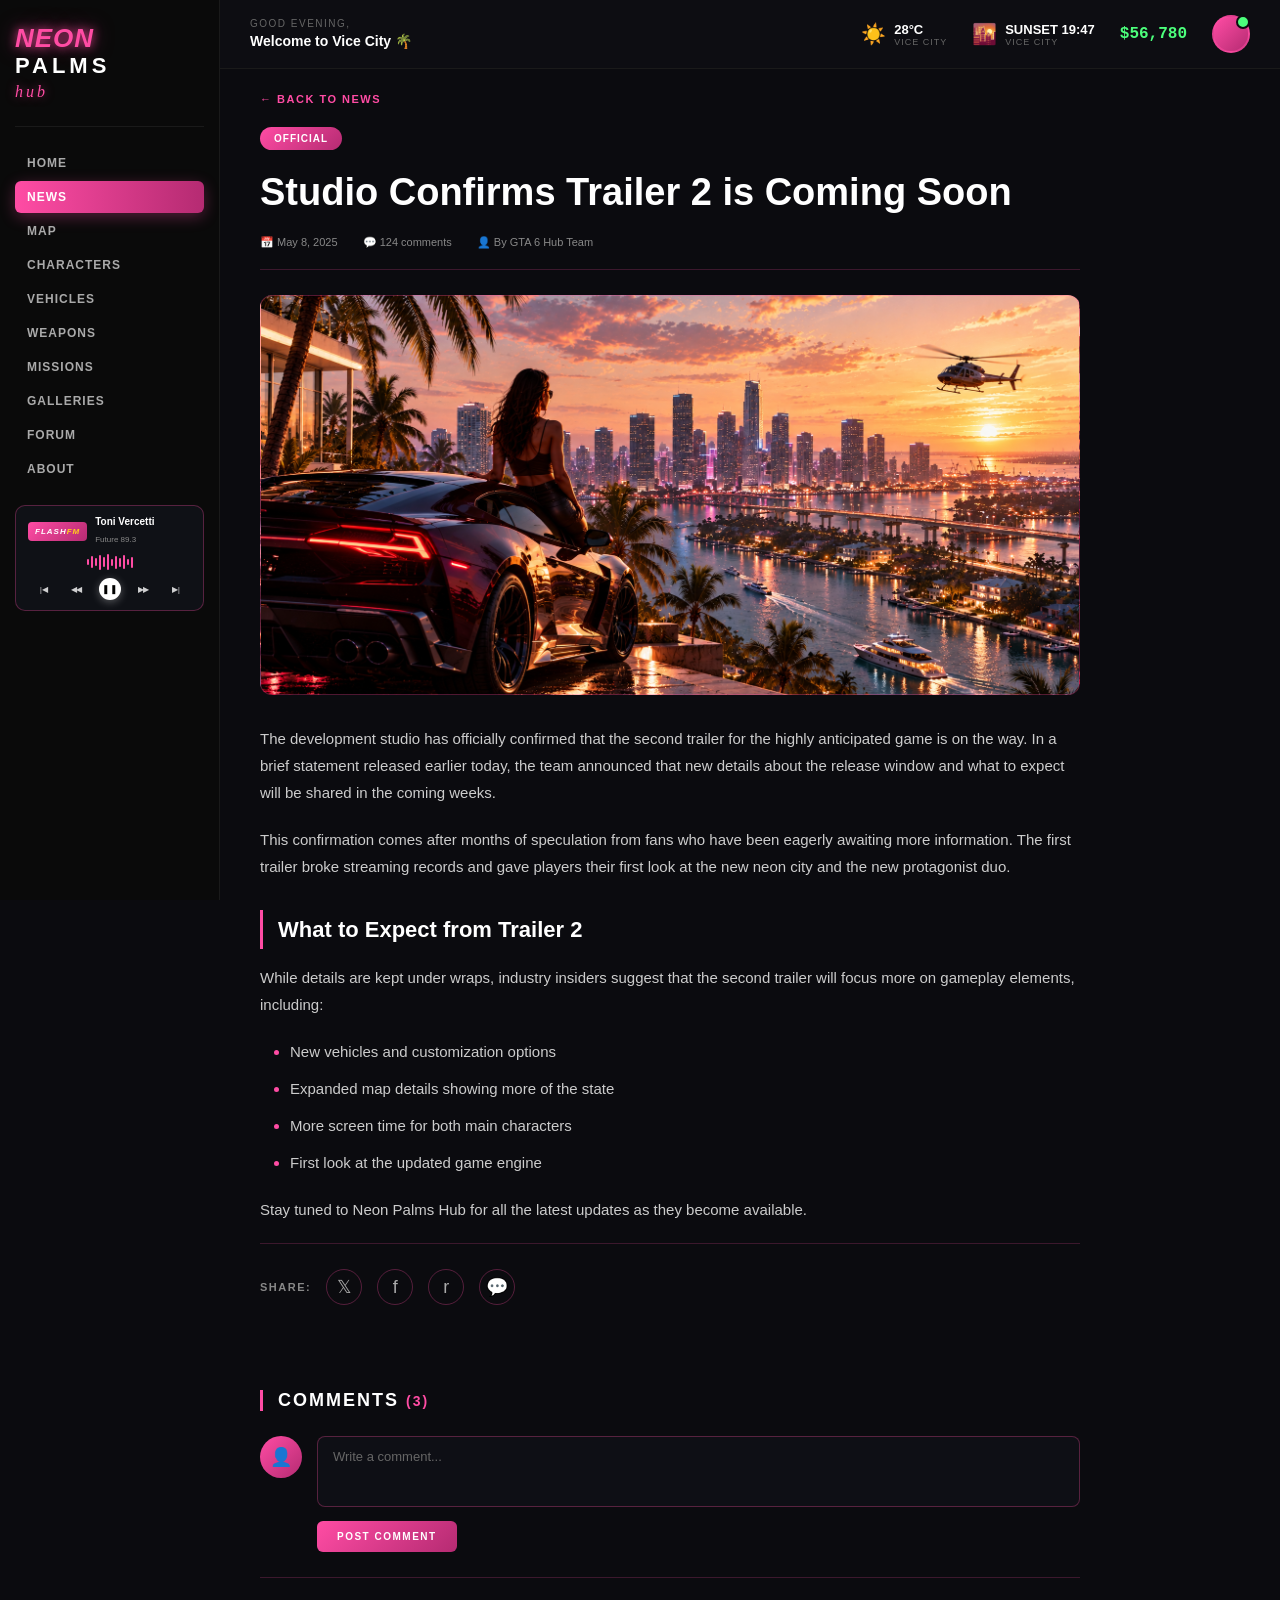
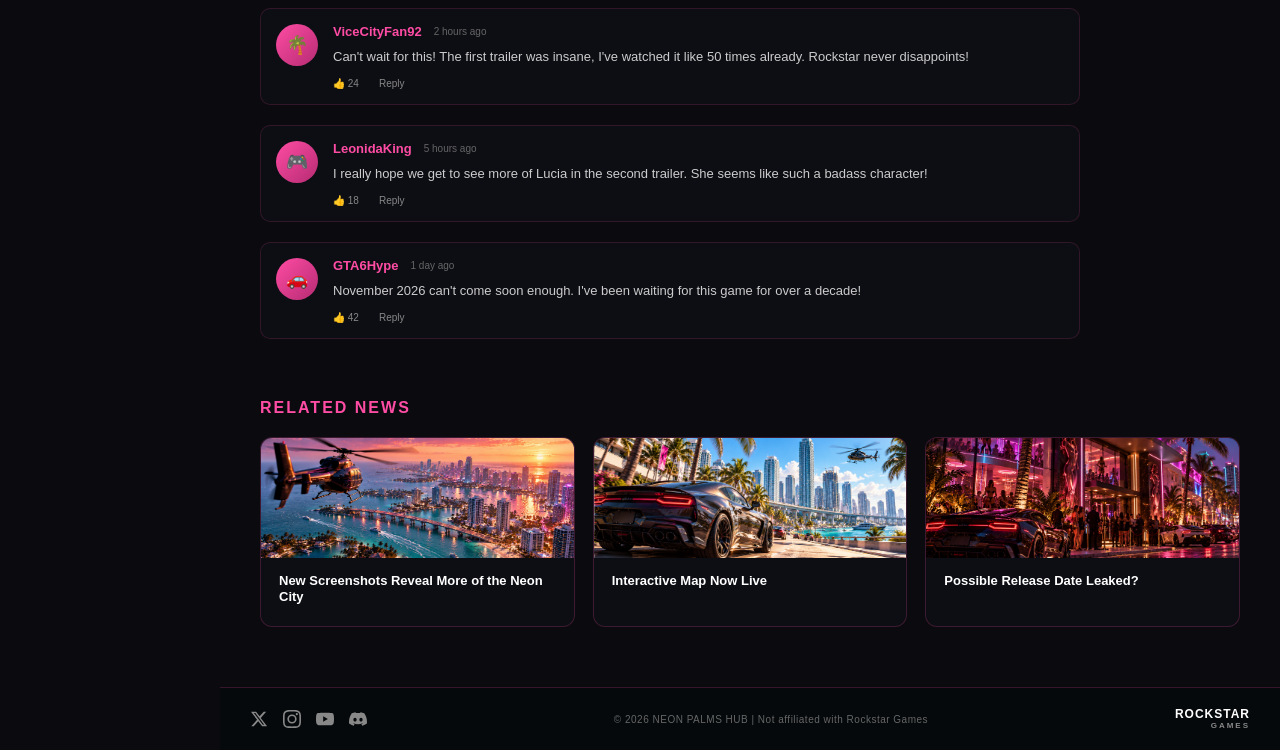
<file: news-post.html>
<!DOCTYPE html>
<html lang="en">
<head>
<meta charset="UTF-8">
<meta name="viewport" content="width=device-width, initial-scale=1.0">
<title>Neon Palms Hub — News Post</title>
<link rel="stylesheet" href="style.css?v=100">
<link rel="stylesheet" href="news.css?v=8">
<link rel="stylesheet" href="news-post.css?v=4">
</head>

<body>

<div class="app-layout">

  <!-- SIDEBAR -->
  <aside class="sidebar"> 
  <div class="sidebar-brand">
  <div class="brand-neon">NEON</div>
  <div class="brand-palms">PALMS</div>
  <div class="brand-hub">hub</div>
</div>

    <nav class="sidebar-nav">
      <a href="index.html">HOME</a>
      <a href="news.html" class="active">NEWS</a>
      <a href="map/map.html">MAP</a>
      <a href="characters/characters.html">CHARACTERS</a>
      <a href="vehicles/vehicles.html">VEHICLES</a>
      <a href="weapons/weapons.html">WEAPONS</a>
      <a href="#">MISSIONS</a>
      <a href="#">GALLERIES</a>
      <a href="#">FORUM</a>
      <a href="#">ABOUT</a>
    </nav>

    <div class="flash-fm">
      <div class="flash-fm-header">
        <div class="flash-fm-logo">FLASH<span>FM</span></div>
        <div class="flash-fm-info">
          <strong>Toni Vercetti</strong>
          <small>Future 89.3</small>
        </div>
      </div>
      <div class="flash-fm-wave">
        <span></span><span></span><span></span><span></span>
        <span></span><span></span><span></span><span></span>
        <span></span><span></span><span></span><span></span>
      </div>
      <div class="flash-fm-controls">
        <span>|◀</span>
        <span>◀◀</span>
        <span class="play">❚❚</span>
        <span>▶▶</span>
        <span>▶|</span>
      </div>
    </div>
  </aside>

  <!-- MAIN CONTENT -->
  <main class="main-content">

    <!-- TOP BAR -->
    <div class="topbar-info">
      <div class="greeting">
        <small>GOOD EVENING,</small>
        <span>Welcome to Vice City 🌴</span>
      </div>
      <div class="info-items">
        <div class="info-item">
          <span class="icon">☀️</span>
          <div>
            <strong>28°C</strong>
            <small>VICE CITY</small>
          </div>
        </div>
        <div class="info-item">
          <span class="icon">🌇</span>
          <div>
            <strong>SUNSET 19:47</strong>
            <small>VICE CITY</small>
          </div>
        </div>
        <div class="info-item money">
          <strong>$56,780</strong>
        </div>
        <div class="avatar"></div>
      </div>
    </div>

    <!-- BACK BUTTON -->
    <div class="post-back">
      <a href="news.html">← BACK TO NEWS</a>
    </div>

    <!-- ARTICLE -->
    <article class="news-post">

      <span class="post-tag" id="postTag">OFFICIAL</span>

      <h1 id="postTitle">Loading...</h1>

      <div class="post-meta">
        <span id="postDate">📅 —</span>
        <span id="postComments">💬 — comments</span>
        <span>👤 By GTA 6 Hub Team</span>
      </div>

      <div class="post-hero-img" id="postImage"></div>

      <div class="post-content" id="postContent">
        <p>Loading article...</p>
      </div>

      <!-- SHARE -->
      <div class="post-share">
        <span>SHARE:</span>
        <a href="#" title="Twitter">𝕏</a>
        <a href="#" title="Facebook">f</a>
        <a href="#" title="Reddit">r</a>
        <a href="#" title="Discord">💬</a>
      </div>

    </article>

    <!-- COMMENTS -->
    <section class="comments-section">
      <h2>COMMENTS <span class="comment-count">(3)</span></h2>

      <!-- COMMENT FORM -->
      <div class="comment-form">
        <div class="comment-avatar">👤</div>
        <div class="comment-input-area">
          <textarea placeholder="Write a comment..." rows="3"></textarea>
          <button class="comment-submit">POST COMMENT</button>
        </div>
      </div>

      <!-- COMMENTS LIST -->
      <div class="comments-list">

        <!-- COMMENT 1 -->
        <div class="comment">
          <div class="comment-avatar">🌴</div>
          <div class="comment-body">
            <div class="comment-header">
              <strong>ViceCityFan92</strong>
              <span>2 hours ago</span>
            </div>
            <p>Can't wait for this! The first trailer was insane, I've watched it like 50 times already. Rockstar never disappoints!</p>
            <div class="comment-actions">
              <span>👍 24</span>
              <span>Reply</span>
            </div>
          </div>
        </div>

        <!-- COMMENT 2 -->
        <div class="comment">
          <div class="comment-avatar">🎮</div>
          <div class="comment-body">
            <div class="comment-header">
              <strong>LeonidaKing</strong>
              <span>5 hours ago</span>
            </div>
            <p>I really hope we get to see more of Lucia in the second trailer. She seems like such a badass character!</p>
            <div class="comment-actions">
              <span>👍 18</span>
              <span>Reply</span>
            </div>
          </div>
        </div>

        <!-- COMMENT 3 -->
        <div class="comment">
          <div class="comment-avatar">🚗</div>
          <div class="comment-body">
            <div class="comment-header">
              <strong>GTA6Hype</strong>
              <span>1 day ago</span>
            </div>
            <p>November 2026 can't come soon enough. I've been waiting for this game for over a decade!</p>
            <div class="comment-actions">
              <span>👍 42</span>
              <span>Reply</span>
            </div>
          </div>
        </div>

      </div>
    </section>

    <!-- RELATED NEWS -->
    <section class="related-news">
      <h2>RELATED NEWS</h2>
      <div class="related-grid" id="relatedGrid">
        <!-- JavaScript popunjava -->
      </div>
    </section>

  </main>
</div>

<!-- FOOTER -->
<footer class="footer">
  <div class="footer-social">
    <a href="#" title="Twitter">
      <svg viewBox="0 0 24 24" width="18" height="18" fill="currentColor">
        <path d="M18.244 2.25h3.308l-7.227 8.26 8.502 11.24H16.17l-5.214-6.817L4.99 21.75H1.68l7.73-8.835L1.254 2.25H8.08l4.713 6.231zm-1.161 17.52h1.833L7.084 4.126H5.117z"/>
      </svg>
    </a>
    <a href="#" title="Instagram">
      <svg viewBox="0 0 24 24" width="18" height="18" fill="currentColor">
        <path d="M12 2.163c3.204 0 3.584.012 4.85.07 3.252.148 4.771 1.691 4.919 4.919.058 1.265.069 1.645.069 4.849 0 3.205-.012 3.584-.069 4.849-.149 3.225-1.664 4.771-4.919 4.919-1.266.058-1.644.07-4.85.07-3.204 0-3.584-.012-4.849-.07-3.26-.149-4.771-1.699-4.919-4.92-.058-1.265-.07-1.644-.07-4.849 0-3.204.013-3.583.07-4.849.149-3.227 1.664-4.771 4.919-4.919 1.266-.057 1.645-.069 4.849-.069zM12 0C8.741 0 8.333.014 7.053.072 2.695.272.273 2.69.073 7.052.014 8.333 0 8.741 0 12c0 3.259.014 3.668.072 4.948.2 4.358 2.618 6.78 6.98 6.98C8.333 23.986 8.741 24 12 24c3.259 0 3.668-.014 4.948-.072 4.354-.2 6.782-2.618 6.979-6.98.059-1.28.073-1.689.073-4.948 0-3.259-.014-3.667-.072-4.947-.196-4.354-2.617-6.78-6.979-6.98C15.668.014 15.259 0 12 0zm0 5.838a6.162 6.162 0 100 12.324 6.162 6.162 0 000-12.324zM12 16a4 4 0 110-8 4 4 0 010 8zm6.406-11.845a1.44 1.44 0 100 2.881 1.44 1.44 0 000-2.881z"/>
      </svg>
    </a>
    <a href="#" title="YouTube">
      <svg viewBox="0 0 24 24" width="18" height="18" fill="currentColor">
        <path d="M23.498 6.186a3.016 3.016 0 00-2.122-2.136C19.505 3.545 12 3.545 12 3.545s-7.505 0-9.377.505A3.017 3.017 0 00.502 6.186C0 8.07 0 12 0 12s0 3.93.502 5.814a3.016 3.016 0 002.122 2.136c1.871.505 9.376.505 9.376.505s7.505 0 9.377-.505a3.015 3.015 0 002.122-2.136C24 15.93 24 12 24 12s0-3.93-.502-5.814zM9.545 15.568V8.432L15.818 12l-6.273 3.568z"/>
      </svg>
    </a>
    <a href="#" title="Discord">
      <svg viewBox="0 0 24 24" width="18" height="18" fill="currentColor">
        <path d="M20.317 4.37a19.791 19.791 0 00-4.885-1.515.074.074 0 00-.079.037c-.21.375-.444.864-.608 1.25a18.27 18.27 0 00-5.487 0 12.64 12.64 0 00-.617-1.25.077.077 0 00-.079-.037A19.736 19.736 0 003.677 4.37a.07.07 0 00-.032.027C.533 9.046-.32 13.58.099 18.057a.082.082 0 00.031.057 19.9 19.9 0 005.993 3.03.078.078 0 00.084-.028 14.09 14.09 0 001.226-1.994.076.076 0 00-.041-.106 13.107 13.107 0 01-1.872-.892.077.077 0 01-.008-.128 10.2 10.2 0 00.372-.292.074.074 0 01.077-.01c3.928 1.793 8.18 1.793 12.062 0a.074.074 0 01.078.01c.12.098.246.198.373.292a.077.077 0 01-.006.127 12.299 12.299 0 01-1.873.892.077.077 0 00-.041.107c.36.698.772 1.362 1.225 1.993a.076.076 0 00.084.028 19.839 19.839 0 006.002-3.03.077.077 0 00.032-.054c.5-5.177-.838-9.674-3.549-13.66a.061.061 0 00-.031-.03zM8.02 15.33c-1.183 0-2.157-1.085-2.157-2.419 0-1.333.956-2.419 2.157-2.419 1.21 0 2.176 1.096 2.157 2.42 0 1.333-.956 2.418-2.157 2.418zm7.975 0c-1.183 0-2.157-1.085-2.157-2.419 0-1.333.955-2.419 2.157-2.419 1.21 0 2.176 1.096 2.157 2.42 0 1.333-.946 2.418-2.157 2.418z"/>
      </svg>
    </a>
  </div>
  <div class="footer-text">
    © 2026 NEON PALMS HUB | Not affiliated with Rockstar Games
  </div>
  <div class="footer-rockstar">
    <span>ROCKSTAR</span>
    <small>GAMES</small>
  </div>
</footer>

<!-- NEWS DATA + DINAMIČKI SADRŽAJ -->
<script src="news-data.js"></script>
<script>
  // Uzmi ID iz URL-a
  const params = new URLSearchParams(window.location.search);
  const articleId = params.get('id') || '1';
  const article = newsArticles[articleId];

  if (article) {
    // Popuni sadržaj
    document.getElementById('postTag').textContent = article.categoryName;
    document.getElementById('postTag').className = 'post-tag ' + article.category;
    document.getElementById('postTitle').textContent = article.title;
    document.getElementById('postDate').textContent = '📅 ' + article.date;
    document.getElementById('postComments').textContent = '💬 ' + article.comments + ' comments';
    document.getElementById('postImage').style.backgroundImage = `url('${article.image}')`;
    document.getElementById('postContent').innerHTML = article.content;
    document.title = article.title + ' — GTA 6 Hub';
  } else {
    document.getElementById('postTitle').textContent = 'Article not found';
    document.getElementById('postContent').innerHTML = '<p>Sorry, this article could not be found.</p>';
  }

  // Related news (prikazuje 3 druge vesti)
  const relatedGrid = document.getElementById('relatedGrid');
  const allIds = Object.keys(newsArticles).filter(id => id !== articleId);
  const relatedIds = allIds.slice(0, 3);

  relatedIds.forEach(id => {
    const rel = newsArticles[id];
    const card = document.createElement('a');
    card.href = 'news-post.html?id=' + id;
    card.className = 'related-card';
    card.innerHTML = `
      <div class="related-img" style="background-image: url('${rel.image}');"></div>
      <h3>${rel.title}</h3>
    `;
    relatedGrid.appendChild(card);
  });
</script>

</body>
</html>
</file>
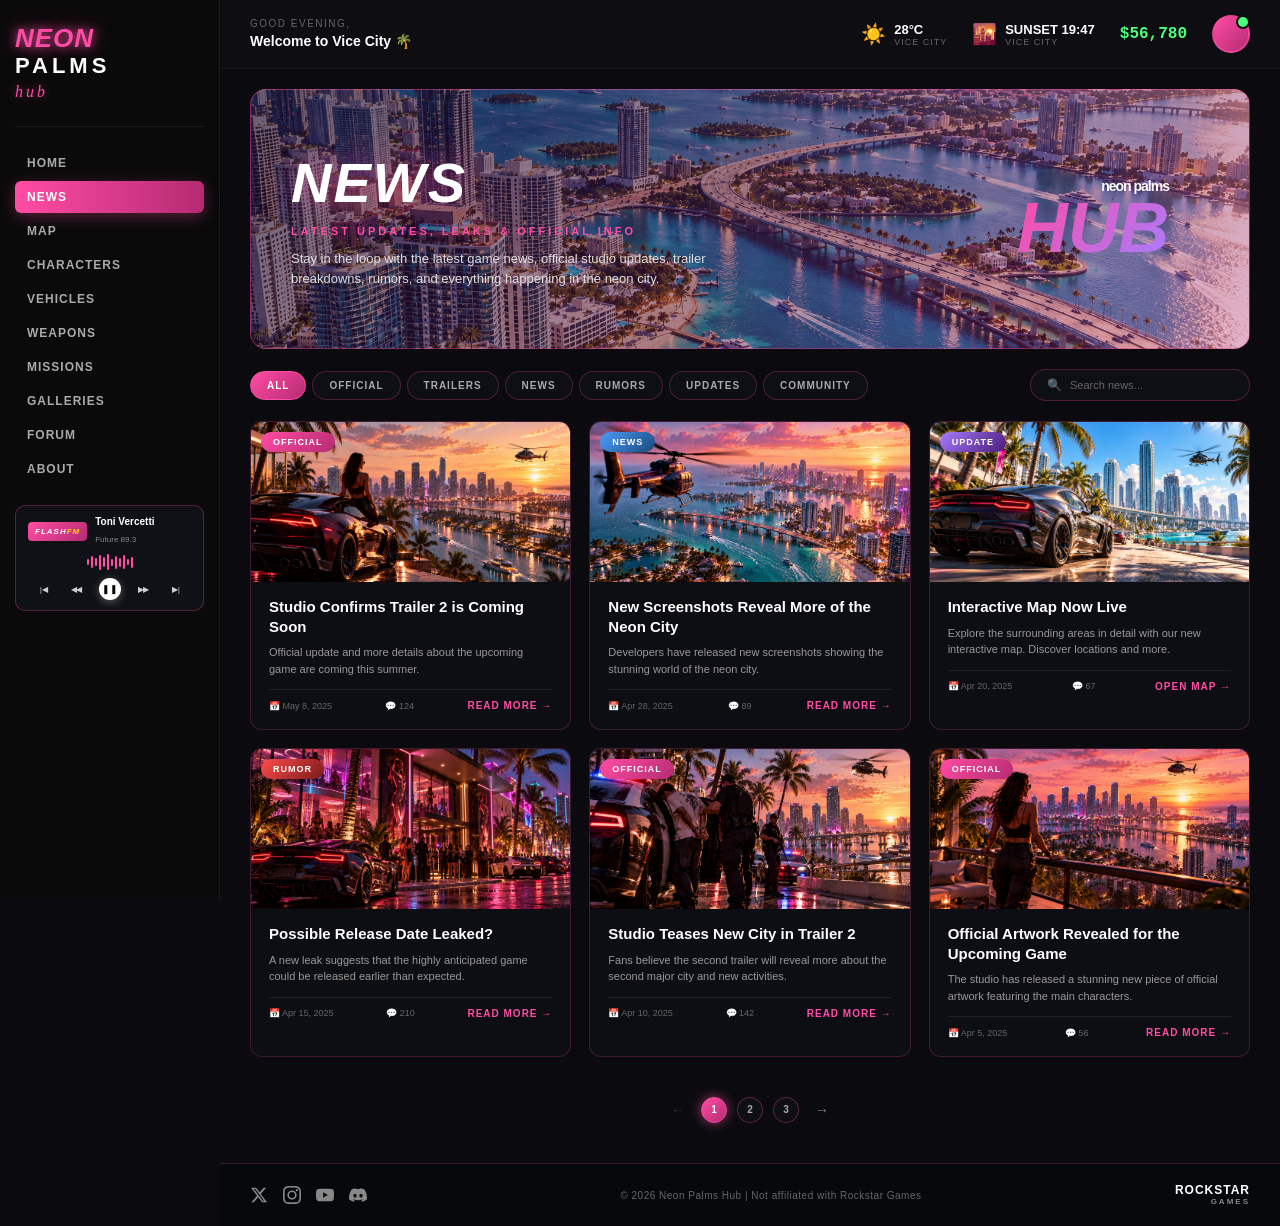
<file: news.html>
<!DOCTYPE html>
<html lang="en">
<head>
<meta charset="UTF-8">
<meta name="viewport" content="width=device-width, initial-scale=1.0">
<title>Neon Palms Hub — News</title>
<link rel="stylesheet" href="style.css?v=100">
<link rel="stylesheet" href="news.css?v=14">  
</head>

<body>

<div class="app-layout">

  <!-- SIDEBAR -->
  <aside class="sidebar"> 
 <div class="sidebar-brand">
  <div class="brand-neon">NEON</div>
  <div class="brand-palms">PALMS</div>
  <div class="brand-hub">hub</div>
</div>

    <nav class="sidebar-nav">
      <a href="index.html">HOME</a>
      <a href="news.html" class="active">NEWS</a>
      <a href="map/map.html">MAP</a>
      <a href="characters/characters.html">CHARACTERS</a>
      <a href="vehicles/vehicles.html">VEHICLES</a>
      <a href="weapons/weapons.html">WEAPONS</a>
      <a href="#">MISSIONS</a>
      <a href="#">GALLERIES</a>
      <a href="#">FORUM</a>
      <a href="#">ABOUT</a>
    </nav>

    <div class="flash-fm">
      <div class="flash-fm-header">
        <div class="flash-fm-logo">FLASH<span>FM</span></div>
        <div class="flash-fm-info">
          <strong>Toni Vercetti</strong>
          <small>Future 89.3</small>
        </div>
      </div>
      <div class="flash-fm-wave">
        <span></span><span></span><span></span><span></span>
        <span></span><span></span><span></span><span></span>
        <span></span><span></span><span></span><span></span>
      </div>
      <div class="flash-fm-controls">
        <span>|◀</span>
        <span>◀◀</span>
        <span class="play">❚❚</span>
        <span>▶▶</span>
        <span>▶|</span>
      </div>
    </div>
  </aside>

  <!-- MAIN CONTENT -->
  <main class="main-content">

    <!-- TOP BAR -->
    <div class="topbar-info">
      <div class="greeting">
        <small>GOOD EVENING,</small>
        <span>Welcome to Vice City 🌴</span>
      </div>
      <div class="info-items">
        <div class="info-item">
          <span class="icon">☀️</span>
          <div>
            <strong>28°C</strong>
            <small>VICE CITY</small>
          </div>
        </div>
        <div class="info-item">
          <span class="icon">🌇</span>
          <div>
            <strong>SUNSET 19:47</strong>
            <small>VICE CITY</small>
          </div>
        </div>
        <div class="info-item money">
          <strong>$56,780</strong>
        </div>
        <div class="avatar"></div>
      </div>
    </div>

    <!-- NEWS HERO -->
    <section class="news-hero">
      <div class="news-hero-bg"></div>
      <div class="news-hero-content">
        <div class="news-hero-text">
          <h1>NEWS</h1>
          <small>LATEST UPDATES, LEAKS & OFFICIAL INFO</small>
          <p><p>Stay in the loop with the latest game news, official studio updates, trailer breakdowns, rumors, and everything happening in the neon city.</p></p>
        </div>
      <div class="news-hero-logo">
  <span class="brand-gta-mini">neon palms</span>
  <span class="brand-vi-big">HUB</span>
</div>
      </div>
    </section>

    <!-- FILTERS + SEARCH -->
    <div class="news-controls">
      <div class="news-filters">
        <button class="filter-btn active">ALL</button>
        <button class="filter-btn">OFFICIAL</button>
        <button class="filter-btn">TRAILERS</button>
        <button class="filter-btn">NEWS</button>
        <button class="filter-btn">RUMORS</button>
        <button class="filter-btn">UPDATES</button>
        <button class="filter-btn">COMMUNITY</button>
      </div>
      <div class="news-search">
        <span>🔍</span>
        <input type="text" placeholder="Search news...">
      </div>
    </div>

    <!-- NEWS GRID -->
    <section class="news-grid-section">
      <div class="news-grid-page">

        <!-- CARD 1 -->
        <div class="news-card-page" data-category="official">
          <div class="news-card-img" style="background-image: url('6F2FA1A0-0C16-4FB6-AE0B-DBCDDA92CCB8.png');">
            <span class="news-tag official">OFFICIAL</span>
          </div>
          <div class="news-card-content">
            <h3>Studio Confirms Trailer 2 is Coming Soon</h3>
            <p>Official update and more details about the upcoming game are coming this summer.</p>
            <div class="news-card-meta">
              <span>📅 May 8, 2025</span>
              <span>💬 124</span>
              <a href="news-post.html?id=1" class="read-more">READ MORE →</a>
            </div>
          </div>
        </div>

        <!-- CARD 2 -->
        <div class="news-card-page" data-category="news">
          <div class="news-card-img" style="background-image: url('6098E9FF-1CC4-4A17-8DC3-0BF0200915B5.png');">
            <span class="news-tag news">NEWS</span>
          </div>
          <div class="news-card-content">
            <h3>New Screenshots Reveal More of the Neon City</h3>
            <p>Developers have released new screenshots showing the stunning world of the neon city.</p>
            <div class="news-card-meta">
              <span>📅 Apr 28, 2025</span>
              <span>💬 89</span>
              <a href="news-post.html?id=2" class="read-more">READ MORE →</a>
            </div>
          </div>
        </div>

        <!-- CARD 3 -->
        <div class="news-card-page" data-category="updates">
          <div class="news-card-img" style="background-image: url('F7D51F39-AEF1-436A-9AE2-F201EC66A4B1.png');">
            <span class="news-tag update">UPDATE</span>
          </div>
          <div class="news-card-content">
            <h3>Interactive Map Now Live</h3>
            <p>Explore the surrounding areas in detail with our new interactive map. Discover locations and more.</p>
            <div class="news-card-meta">
              <span>📅 Apr 20, 2025</span>
              <span>💬 67</span>
              <a href="map/map.html" class="read-more">OPEN MAP →</a>
            </div>
          </div>
        </div>

        <!-- CARD 4 -->
        <div class="news-card-page" data-category="rumors">
          <div class="news-card-img" style="background-image: url('5CD923AF-A811-4F4D-9080-B79088EBD734.png');">
            <span class="news-tag rumor">RUMOR</span>
          </div>
          <div class="news-card-content">
            <h3>Possible Release Date Leaked?</h3>
            <p>A new leak suggests that the highly anticipated game could be released earlier than expected.</p>
            <div class="news-card-meta">
              <span>📅 Apr 15, 2025</span>
              <span>💬 210</span>
              <a href="news-post.html?id=4" class="read-more">READ MORE →</a>
            </div>
          </div>
        </div>

        <!-- CARD 5 -->
        <div class="news-card-page" data-category="official">
          <div class="news-card-img" style="background-image: url('ADC33D20-A2F6-402A-82B5-9DAE120AD99F.png');">
            <span class="news-tag official">OFFICIAL</span>
          </div>
          <div class="news-card-content">
            <h3>Studio Teases New City in Trailer 2</h3>
            <p>Fans believe the second trailer will reveal more about the second major city and new activities.</p>
            <div class="news-card-meta">
              <span>📅 Apr 10, 2025</span>
              <span>💬 142</span>
              <a href="news-post.html?id=5" class="read-more">READ MORE →</a>
            </div>
          </div>
        </div>

        <!-- CARD 6 -->
        <div class="news-card-page" data-category="official">
          <div class="news-card-img" style="background-image: url('350424CB-0E22-40DB-8345-23D9D265A0CD.png');">
            <span class="news-tag official">OFFICIAL</span>
          </div>
          <div class="news-card-content">
            <h3>Official Artwork Revealed for the Upcoming Game</h3>
            <p>The studio has released a stunning new piece of official artwork featuring the main characters.</p>
            <div class="news-card-meta">
              <span>📅 Apr 5, 2025</span>
              <span>💬 56</span>
              <a href="news-post.html?id=6" class="read-more">READ MORE →</a>
            </div>
          </div>
        </div>

       
        <!-- CARD 7 -->
        <div class="news-card-page" data-category="news">
          <div class="news-card-img" style="background-image: url('559F359B-0968-44F8-ADD5-3D61220491F0.png');">
            <span class="news-tag news">NEWS</span>
          </div>
          <div class="news-card-content">
            <h3>Inside the Ink: New Tattoo Parlor Revealed</h3>
            <p>Take a look inside the neon-lit tattoo parlor featured in the upcoming game.</p>
            <div class="news-card-meta">
              <span>📅 Apr 1, 2025</span>
              <span>💬 305</span>
              <a href="news-post.html?id=7" class="read-more">READ MORE →</a>
            </div>
          </div>
        </div>

        <!-- CARD 8 -->
        <div class="news-card-page" data-category="official">
          <div class="news-card-img" style="background-image: url('834B7642-A003-468A-8EC5-E51BC3F3273A.png');">
            <span class="news-tag official">OFFICIAL</span>
          </div>
          <div class="news-card-content">
            <h3>Scenic Routes: Exploring the Red Canyons</h3>
            <p>A look at the breathtaking landscapes and winding roads outside the city.</p>
            <div class="news-card-meta">
              <span>📅 Mar 28, 2025</span>
              <span>💬 456</span>
              <a href="news-post.html?id=8" class="read-more">READ MORE →</a>
            </div>
          </div>
        </div>

        <!-- CARD 9 -->
        <div class="news-card-page" data-category="news">
          <div class="news-card-img" style="background-image: url('534F1B4A-7134-4563-9444-A9DAEBF0F6CB.png');">
            <span class="news-tag news">NEWS</span>
          </div>
          <div class="news-card-content">
            <h3>Airboat Tours: Navigating the Dangerous Swamps</h3>
            <p>Explore the wildlife and murky waters of the state's most dangerous areas.</p>
            <div class="news-card-meta">
              <span>📅 Mar 20, 2025</span>
              <span>💬 178</span>
              <a href="news-post.html?id=9" class="read-more">READ MORE →</a>
            </div>
          </div>
        </div>

        <!-- CARD 10 -->
        <div class="news-card-page" data-category="updates">
          <div class="news-card-img" style="background-image: url('8B518B1C-0CC7-4B1D-A175-EABD0F0AEB9B.png');">
            <span class="news-tag update">UPDATE</span>
          </div>
          <div class="news-card-content">
            <h3>Industrial District: Factories and Railways</h3>
            <p>Discover the gritty, working-class side of the city at sunset.</p>
            <div class="news-card-meta">
              <span>📅 Mar 15, 2025</span>
              <span>💬 42</span>
              <a href="news-post.html?id=10" class="read-more">READ MORE →</a>
            </div>
          </div>
        </div>

        <!-- CARD 11 -->
        <div class="news-card-page" data-category="news">
          <div class="news-card-img" style="background-image: url('58BB5841-D673-493A-ACDB-929280610DD5.png');">
            <span class="news-tag news">NEWS</span>
          </div>
          <div class="news-card-content">
            <h3>Sun, Sand, and Surf: A Day at the Beach</h3>
            <p>The beaches are packed with life. Check out the new sun-drenched screenshots.</p>
            <div class="news-card-meta">
              <span>📅 Mar 10, 2025</span>
              <span>💬 312</span>
              <a href="news-post.html?id=11" class="read-more">READ MORE →</a>
            </div>
          </div>
        </div>

        <!-- CARD 12 -->
        <div class="news-card-page" data-category="community">
          <div class="news-card-img" style="background-image: url('6DBCF711-24EF-427F-8E88-E3D6C3C7D451.png');">
            <span class="news-tag community">COMMUNITY</span>
          </div>
          <div class="news-card-content">
            <h3>Diving Deep: Exploring the Coral Reefs</h3>
            <p>Take a look beneath the waves at the stunning underwater environments.</p>
            <div class="news-card-meta">
              <span>📅 Mar 5, 2025</span>
              <span>💬 94</span>
              <a href="news-post.html?id=12" class="read-more">READ MORE →</a>
            </div>
          </div>
        </div>
<!-- CARD 13 -->
        <div class="news-card-page" data-category="news">
          <div class="news-card-img" style="background-image: url('F3C38773-8976-4720-8D18-272784AD82CA.png');">
            <span class="news-tag news">NEWS</span>
          </div>
          <div class="news-card-content">
            <h3>Neon Nights: Inside the City's Hottest Club</h3>
            <p>Experience the vibrant nightlife and VIP sections in the newly revealed nightclub.</p>
            <div class="news-card-meta">
              <span>📅 Jun 20, 2026</span>
              <span>💬 142</span>
              <a href="news-post.html?id=13" class="read-more">READ MORE →</a>
            </div>
          </div>
        </div>

        <!-- CARD 14 -->
        <div class="news-card-page" data-category="official">
          <div class="news-card-img" style="background-image: url('2810019F-93D7-4424-833E-112CC9D5E6D6.png');">
            <span class="news-tag official">OFFICIAL</span>
          </div>
          <div class="news-card-content">
            <h3>Behind Bars: A New Story Begins</h3>
            <p>A glimpse into the harsh realities of the state penitentiary and the protagonist's past.</p>
            <div class="news-card-meta">
              <span>📅 Jun 15, 2026</span>
              <span>💬 89</span>
              <a href="news-post.html?id=14" class="read-more">READ MORE →</a>
            </div>
          </div>
        </div>

        <!-- CARD 15 -->
        <div class="news-card-page" data-category="community">
          <div class="news-card-img" style="background-image: url('4E2B8D50-07B8-4F03-941A-F634246B37E8.png');">
            <span class="news-tag community">COMMUNITY</span>
          </div>
          <div class="news-card-content">
            <h3>Two Wheels: Street Racing and Motorcycles</h3>
            <p>Weave through traffic and pull off crazy stunts on the city's mean streets.</p>
            <div class="news-card-meta">
              <span>📅 Jun 10, 2026</span>
              <span>💬 210</span>
              <a href="news-post.html?id=15" class="read-more">READ MORE →</a>
            </div>
          </div>
        </div>

        <!-- CARD 16 -->
        <div class="news-card-page" data-category="news">
          <div class="news-card-img" style="background-image: url('5B13CE10-6A5E-42A7-A71A-96708FA38954.png');">
            <span class="news-tag news">NEWS</span>
          </div>
          <div class="news-card-content">
            <h3>Luxury Living: Waterfront Properties</h3>
            <p>Take a look at the high-end safehouses and condos the main characters can acquire.</p>
            <div class="news-card-meta">
              <span>📅 Jun 5, 2026</span>
              <span>💬 67</span>
              <a href="news-post.html?id=16" class="read-more">READ MORE →</a>
            </div>
          </div>
        </div>

        <!-- CARD 17 -->
        <div class="news-card-page" data-category="updates">
          <div class="news-card-img" style="background-image: url('92BAE1A7-6F55-44A6-A94A-D3C928CE8BEA.png');">
            <span class="news-tag update">UPDATE</span>
          </div>
          <div class="news-card-content">
            <h3>Downtown: The Concrete Jungle</h3>
            <p>Explore the bustling city center, packed with skyscrapers, traffic, and hidden secrets.</p>
            <div class="news-card-meta">
              <span>📅 Jun 1, 2026</span>
              <span>💬 312</span>
              <a href="news-post.html?id=17" class="read-more">READ MORE →</a>
            </div>
          </div>
        </div>


      </div>

      <!-- PAGINATION -->
    <div class="news-pagination">
        <button class="page-arrow">←</button>
        <button class="page-num active">1</button>
        <button class="page-num">2</button>
        <button class="page-num">3</button>
        <button class="page-arrow">→</button>
      </div>
    </section>

  </main>
</div>

<!-- FOOTER -->
<footer class="footer">
  <div class="footer-social">
    <a href="#" title="Twitter">
      <svg viewBox="0 0 24 24" width="18" height="18" fill="currentColor">
        <path d="M18.244 2.25h3.308l-7.227 8.26 8.502 11.24H16.17l-5.214-6.817L4.99 21.75H1.68l7.73-8.835L1.254 2.25H8.08l4.713 6.231zm-1.161 17.52h1.833L7.084 4.126H5.117z"/>
      </svg>
    </a>
    <a href="#" title="Instagram">
      <svg viewBox="0 0 24 24" width="18" height="18" fill="currentColor">
        <path d="M12 2.163c3.204 0 3.584.012 4.85.07 3.252.148 4.771 1.691 4.919 4.919.058 1.265.069 1.645.069 4.849 0 3.205-.012 3.584-.069 4.849-.149 3.225-1.664 4.771-4.919 4.919-1.266.058-1.644.07-4.85.07-3.204 0-3.584-.012-4.849-.07-3.26-.149-4.771-1.699-4.919-4.92-.058-1.265-.07-1.644-.07-4.849 0-3.204.013-3.583.07-4.849.149-3.227 1.664-4.771 4.919-4.919 1.266-.057 1.645-.069 4.849-.069zM12 0C8.741 0 8.333.014 7.053.072 2.695.272.273 2.69.073 7.052.014 8.333 0 8.741 0 12c0 3.259.014 3.668.072 4.948.2 4.358 2.618 6.78 6.98 6.98C8.333 23.986 8.741 24 12 24c3.259 0 3.668-.014 4.948-.072 4.354-.2 6.782-2.618 6.979-6.98.059-1.28.073-1.689.073-4.948 0-3.259-.014-3.667-.072-4.947-.196-4.354-2.617-6.78-6.979-6.98C15.668.014 15.259 0 12 0zm0 5.838a6.162 6.162 0 100 12.324 6.162 6.162 0 000-12.324zM12 16a4 4 0 110-8 4 4 0 010 8zm6.406-11.845a1.44 1.44 0 100 2.881 1.44 1.44 0 000-2.881z"/>
      </svg>
    </a>
    <a href="#" title="YouTube">
      <svg viewBox="0 0 24 24" width="18" height="18" fill="currentColor">
        <path d="M23.498 6.186a3.016 3.016 0 00-2.122-2.136C19.505 3.545 12 3.545 12 3.545s-7.505 0-9.377.505A3.017 3.017 0 00.502 6.186C0 8.07 0 12 0 12s0 3.93.502 5.814a3.016 3.016 0 002.122 2.136c1.871.505 9.376.505 9.376.505s7.505 0 9.377-.505a3.015 3.015 0 002.122-2.136C24 15.93 24 12 24 12s0-3.93-.502-5.814zM9.545 15.568V8.432L15.818 12l-6.273 3.568z"/>
      </svg>
    </a>
    <a href="#" title="Discord">
      <svg viewBox="0 0 24 24" width="18" height="18" fill="currentColor">
        <path d="M20.317 4.37a19.791 19.791 0 00-4.885-1.515.074.074 0 00-.079.037c-.21.375-.444.864-.608 1.25a18.27 18.27 0 00-5.487 0 12.64 12.64 0 00-.617-1.25.077.077 0 00-.079-.037A19.736 19.736 0 003.677 4.37a.07.07 0 00-.032.027C.533 9.046-.32 13.58.099 18.057a.082.082 0 00.031.057 19.9 19.9 0 005.993 3.03.078.078 0 00.084-.028 14.09 14.09 0 001.226-1.994.076.076 0 00-.041-.106 13.107 13.107 0 01-1.872-.892.077.077 0 01-.008-.128 10.2 10.2 0 00.372-.292.074.074 0 01.077-.01c3.928 1.793 8.18 1.793 12.062 0a.074.074 0 01.078.01c.12.098.246.198.373.292a.077.077 0 01-.006.127 12.299 12.299 0 01-1.873.892.077.077 0 00-.041.107c.36.698.772 1.362 1.225 1.993a.076.076 0 00.084.028 19.839 19.839 0 006.002-3.03.077.077 0 00.032-.054c.5-5.177-.838-9.674-3.549-13.66a.061.061 0 00-.031-.03zM8.02 15.33c-1.183 0-2.157-1.085-2.157-2.419 0-1.333.956-2.419 2.157-2.419 1.21 0 2.176 1.096 2.157 2.42 0 1.333-.956 2.418-2.157 2.418zm7.975 0c-1.183 0-2.157-1.085-2.157-2.419 0-1.333.955-2.419 2.157-2.419 1.21 0 2.176 1.096 2.157 2.42 0 1.333-.946 2.418-2.157 2.418z"/>
      </svg>
    </a>
  </div>
  <div class="footer-text">
    © 2026 Neon Palms Hub | Not affiliated with Rockstar Games
  </div>
  <div class="footer-rockstar">
    <span>ROCKSTAR</span>
    <small>GAMES</small>
  </div>
</footer>
  <script>
  // FILTER FUNCTIONALITY
  const filterButtons = document.querySelectorAll('.filter-btn');
  const newsCards = document.querySelectorAll('.news-card-page');

  filterButtons.forEach(button => {
    button.addEventListener('click', () => {
      filterButtons.forEach(btn => btn.classList.remove('active'));
      button.classList.add('active');

      const filter = button.textContent.trim().toLowerCase();

      newsCards.forEach(card => {
        const category = card.dataset.category;

        if (filter === 'all' || category === filter) {
          card.style.display = 'block';
        } else {
          card.style.display = 'none';
        }
      });
    });
  });
</script>
  <script>
  const filterButtons = document.querySelectorAll('.filter-btn');
  const newsCards = document.querySelectorAll('.news-card-page');

  filterButtons.forEach(button => {
    button.addEventListener('click', () => {
      filterButtons.forEach(btn => btn.classList.remove('active'));
      button.classList.add('active');

      const filter = button.textContent.trim().toLowerCase();

      newsCards.forEach(card => {
        const category = card.dataset.category;
        if (filter === 'all' || category === filter) {
          card.style.display = 'block';
        } else {
          card.style.display = 'none';
        }
      });
    });
  });
</script>
  <script>
  // SEARCH FUNCTIONALITY
  const searchInput = document.querySelector('.news-search input');

  if (searchInput) {
    searchInput.addEventListener('input', (e) => {
      const query = e.target.value.toLowerCase().trim();

      newsCards.forEach(card => {
        const title = card.querySelector('h3').textContent.toLowerCase();
        const desc = card.querySelector('p').textContent.toLowerCase();

        if (title.includes(query) || desc.includes(query)) {
          card.style.display = 'block';
        } else {
          card.style.display = 'none';
        }
      });
    });
  }
</script>
  <script>
  // PAGINATION
  const cardsPerPage = 6;
  const allNewsCards = document.querySelectorAll('.news-card-page');
  const pageNumbers = document.querySelectorAll('.page-num');
  const totalPages = Math.ceil(allNewsCards.length / cardsPerPage);

  function showPage(pageNum) {
    allNewsCards.forEach((card, index) => {
      const start = (pageNum - 1) * cardsPerPage;
      const end = start + cardsPerPage;

      if (index >= start && index < end) {
        card.style.display = 'block';
      } else {
        card.style.display = 'none';
      }
    });

    pageNumbers.forEach(btn => {
      btn.classList.toggle('active', parseInt(btn.textContent) === pageNum);
    });
  }

  pageNumbers.forEach(btn => {
    btn.addEventListener('click', () => {
      const pageNum = parseInt(btn.textContent);
      if (!isNaN(pageNum)) {
        showPage(pageNum);
      }
    });
  });

  // Inicijalno prikaži prvu stranicu
  showPage(1);
    // ARROW NAVIGATION
  const prevArrow = document.querySelector('.page-arrow:first-child');
  const nextArrow = document.querySelector('.page-arrow:last-child');

  let currentPage = 1;

  function updateArrows() {
    // Provera da li postoji prethodna stranica
    if (currentPage === 1) {
      prevArrow.style.opacity = '0.3';
      prevArrow.style.cursor = 'not-allowed';
    } else {
      prevArrow.style.opacity = '1';
      prevArrow.style.cursor = 'pointer';
    }

    // Provera da li postoji sledeća stranica
    if (currentPage >= totalPages) {
      nextArrow.style.opacity = '0.3';
      nextArrow.style.cursor = 'not-allowed';
    } else {
      nextArrow.style.opacity = '1';
      nextArrow.style.cursor = 'pointer';
    }
  }

  prevArrow.addEventListener('click', () => {
    if (currentPage > 1) {
      currentPage--;
      showPage(currentPage);
      updateArrows();
    }
  });

  nextArrow.addEventListener('click', () => {
    if (currentPage < totalPages) {
      currentPage++;
      showPage(currentPage);
      updateArrows();
    }
  });

  // Ažuriraj currentPage kada klikneš na broj
  pageNumbers.forEach(btn => {
    btn.addEventListener('click', () => {
      const pageNum = parseInt(btn.textContent);
      if (!isNaN(pageNum)) {
        currentPage = pageNum;
        updateArrows();
      }
    });
  });

  updateArrows();
</script>

</body>
</html>
</file>
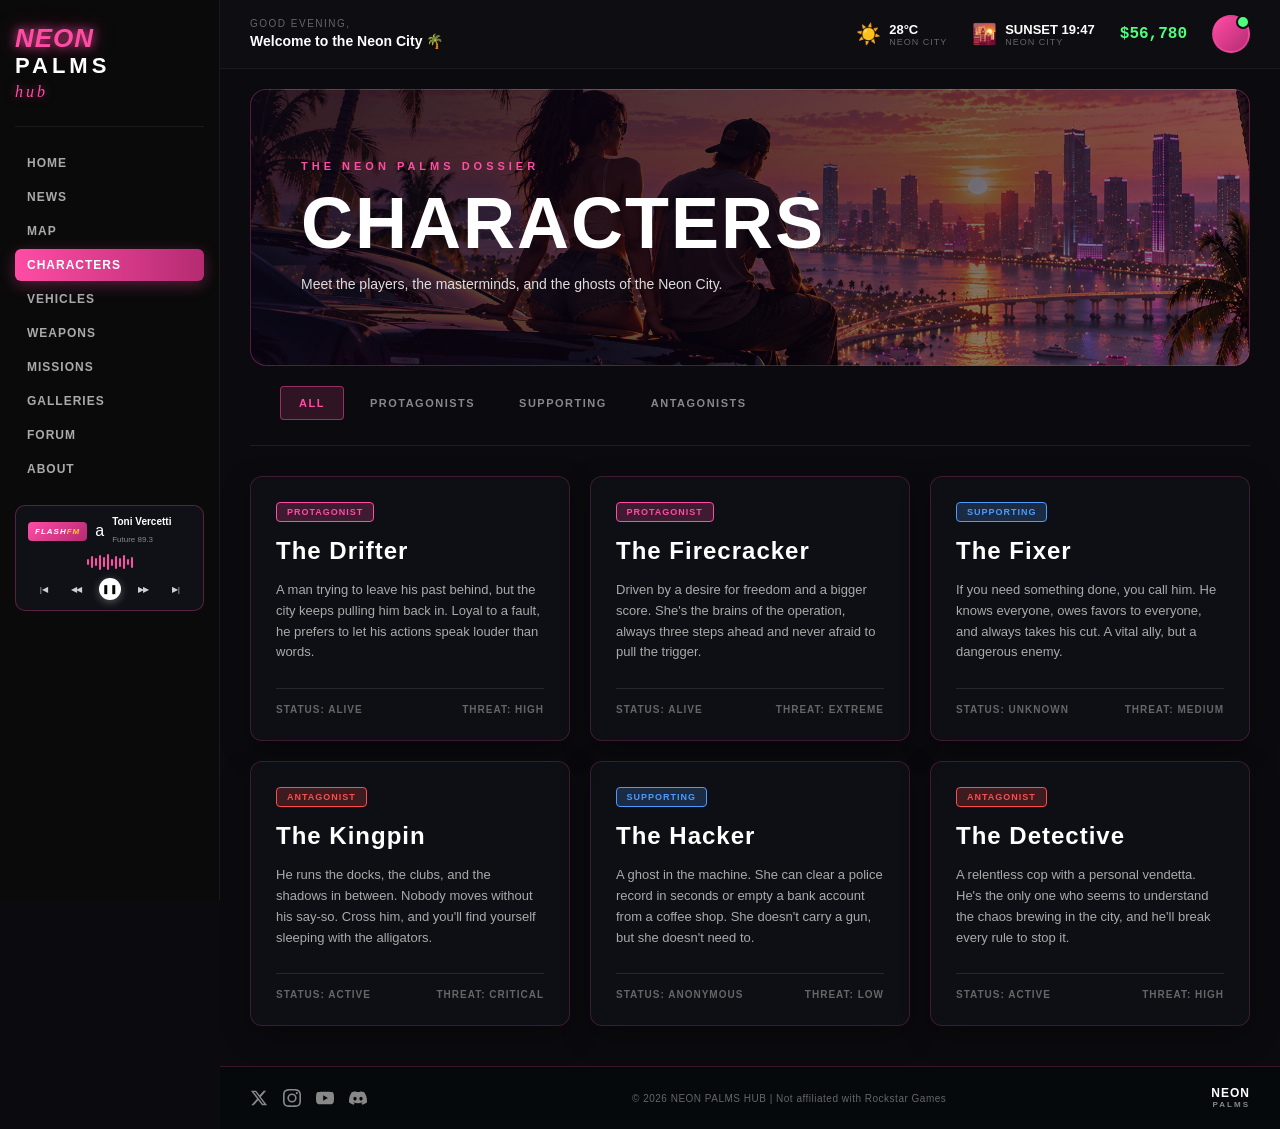
<file: characters/characters.html>
<!DOCTYPE html>
<html lang="en">
<head>
<meta charset="UTF-8">
<meta name="viewport" content="width=device-width, initial-scale=1.0">
<title>Neon Palms Hub — Characters</title>
<link rel="stylesheet" href="../style.css?v=100">
<link rel="stylesheet" href="characters.css?v=2">
</head>

<body>

<div class="app-layout">

  <!-- SIDEBAR -->
  <aside class="sidebar"> 
    <div class="sidebar-brand">
      <div class="brand-neon">NEON</div>
      <div class="brand-palms">PALMS</div>
      <div class="brand-hub">hub</div>
    </div>

    <nav class="sidebar-nav">
      <a href="../index.html">HOME</a>
      <a href="../news.html">NEWS</a>
      <a href="../map/map.html">MAP</a>
      <a href="characters.html" class="active">CHARACTERS</a>
      <a href="../vehicles/vehicles.html">VEHICLES</a>
      <a href="../weapons/weapons.html">WEAPONS</a>
      <a href="#">MISSIONS</a>
      <a href="#">GALLERIES</a>
      <a href="#">FORUM</a>
      <a href="#">ABOUT</a>
    </nav>

    <div class="flash-fm">
      <div class="flash-fm-header">
        <div class="flash-fm-logo">FLASH<span>FM</span></div>a
        <div class="flash-fm-info">
          <strong>Toni Vercetti</strong>
          <small>Future 89.3</small>
        </div>
      </div>
      <div class="flash-fm-wave">
        <span></span><span></span><span></span><span></span>
        <span></span><span></span><span></span><span></span>
        <span></span><span></span><span></span><span></span>
      </div>
      <div class="flash-fm-controls">
        <span>|◀</span>
        <span>◀◀</span>
        <span class="play">❚❚</span>
        <span>▶▶</span>
        <span>▶|</span>
      </div>
    </div>
  </aside>

  <!-- MAIN CONTENT -->
  <main class="main-content">

    <!-- TOP BAR -->
    <div class="topbar-info">
      <div class="greeting">
        <small>GOOD EVENING,</small>
        <span>Welcome to the Neon City 🌴</span>
      </div>
      <div class="info-items">
        <div class="info-item">
          <span class="icon">☀️</span>
          <div>
            <strong>28°C</strong>
            <small>NEON CITY</small>
          </div>
        </div>
        <div class="info-item">
          <span class="icon">🌇</span>
          <div>
            <strong>SUNSET 19:47</strong>
            <small>NEON CITY</small>
          </div>
        </div>
        <div class="info-item money">
          <strong>$56,780</strong>
        </div>
        <div class="avatar"></div>
      </div>
    </div>

    <!-- CHARACTERS HERO -->
    <section class="characters-hero">
      <small class="hero-tag">THE NEON PALMS DOSSIER</small>
      <h1>CHARACTERS</h1>
      <p>Meet the players, the masterminds, and the ghosts of the Neon City.</p>
    </section>

    <!-- FILTERS -->
    <div class="characters-controls">
      <div class="characters-filters">
        <button class="c-filter-btn active" data-filter="all">ALL</button>
        <button class="c-filter-btn" data-filter="protagonist">PROTAGONISTS</button>
        <button class="c-filter-btn" data-filter="supporting">SUPPORTING</button>
        <button class="c-filter-btn" data-filter="antagonist">ANTAGONISTS</button>
      </div>
    </div>

    <!-- CHARACTERS GRID -->
    <section class="characters-grid-section">
      <div class="characters-grid">

        <!-- CHARACTER 1 -->
        <div class="char-card" data-category="protagonist">
          <div class="char-tag protagonist">PROTAGONIST</div>
          <h3>The Drifter</h3>
          <p>A man trying to leave his past behind, but the city keeps pulling him back in. Loyal to a fault, he prefers to let his actions speak louder than words.</p>
          <div class="char-stats">
            <span>STATUS: ALIVE</span>
            <span>THREAT: HIGH</span>
          </div>
        </div>

        <!-- CHARACTER 2 -->
        <div class="char-card" data-category="protagonist">
          <div class="char-tag protagonist">PROTAGONIST</div>
          <h3>The Firecracker</h3>
          <p>Driven by a desire for freedom and a bigger score. She's the brains of the operation, always three steps ahead and never afraid to pull the trigger.</p>
          <div class="char-stats">
            <span>STATUS: ALIVE</span>
            <span>THREAT: EXTREME</span>
          </div>
        </div>

        <!-- CHARACTER 3 -->
        <div class="char-card" data-category="supporting">
          <div class="char-tag supporting">SUPPORTING</div>
          <h3>The Fixer</h3>
          <p>If you need something done, you call him. He knows everyone, owes favors to everyone, and always takes his cut. A vital ally, but a dangerous enemy.</p>
          <div class="char-stats">
            <span>STATUS: UNKNOWN</span>
            <span>THREAT: MEDIUM</span>
          </div>
        </div>

        <!-- CHARACTER 4 -->
        <div class="char-card" data-category="antagonist">
          <div class="char-tag antagonist">ANTAGONIST</div>
          <h3>The Kingpin</h3>
          <p>He runs the docks, the clubs, and the shadows in between. Nobody moves without his say-so. Cross him, and you'll find yourself sleeping with the alligators.</p>
          <div class="char-stats">
            <span>STATUS: ACTIVE</span>
            <span>THREAT: CRITICAL</span>
          </div>
        </div>

        <!-- CHARACTER 5 -->
        <div class="char-card" data-category="supporting">
          <div class="char-tag supporting">SUPPORTING</div>
          <h3>The Hacker</h3>
          <p>A ghost in the machine. She can clear a police record in seconds or empty a bank account from a coffee shop. She doesn't carry a gun, but she doesn't need to.</p>
          <div class="char-stats">
            <span>STATUS: ANONYMOUS</span>
            <span>THREAT: LOW</span>
          </div>
        </div>

        <!-- CHARACTER 6 -->
        <div class="char-card" data-category="antagonist">
          <div class="char-tag antagonist">ANTAGONIST</div>
          <h3>The Detective</h3>
          <p>A relentless cop with a personal vendetta. He's the only one who seems to understand the chaos brewing in the city, and he'll break every rule to stop it.</p>
          <div class="char-stats">
            <span>STATUS: ACTIVE</span>
            <span>THREAT: HIGH</span>
          </div>
        </div>

      </div>
    </section>

  </main>
</div>

<!-- FOOTER -->
<footer class="footer">
  <div class="footer-social">
    <a href="#" title="Twitter"><svg viewBox="0 0 24 24" width="18" height="18" fill="currentColor"><path d="M18.244 2.25h3.308l-7.227 8.26 8.502 11.24H16.17l-5.214-6.817L4.99 21.75H1.68l7.73-8.835L1.254 2.25H8.08l4.713 6.231zm-1.161 17.52h1.833L7.084 4.126H5.117z"/></svg></a>
    <a href="#" title="Instagram"><svg viewBox="0 0 24 24" width="18" height="18" fill="currentColor"><path d="M12 2.163c3.204 0 3.584.012 4.85.07 3.252.148 4.771 1.691 4.919 4.919.058 1.265.069 1.645.069 4.849 0 3.205-.012 3.584-.069 4.849-.149 3.225-1.664 4.771-4.919 4.919-1.266.058-1.644.07-4.85.07-3.204 0-3.584-.012-4.849-.07-3.26-.149-4.771-1.699-4.919-4.92-.058-1.265-.07-1.644-.07-4.849 0-3.204.013-3.583.07-4.849.149-3.227 1.664-4.771 4.919-4.919 1.266-.057 1.645-.069 4.849-.069zM12 0C8.741 0 8.333.014 7.053.072 2.695.272.273 2.69.073 7.052.014 8.333 0 8.741 0 12c0 3.259.014 3.668.072 4.948.2 4.358 2.618 6.78 6.98 6.98C8.333 23.986 8.741 24 12 24c3.259 0 3.668-.014 4.948-.072 4.354-.2 6.782-2.618 6.979-6.98.059-1.28.073-1.689.073-4.948 0-3.259-.014-3.667-.072-4.947-.196-4.354-2.617-6.78-6.979-6.98C15.668.014 15.259 0 12 0zm0 5.838a6.162 6.162 0 100 12.324 6.162 6.162 0 000-12.324zM12 16a4 4 0 110-8 4 4 0 010 8zm6.406-11.845a1.44 1.44 0 100 2.881 1.44 1.44 0 000-2.881z"/></svg></a>
    <a href="#" title="YouTube"><svg viewBox="0 0 24 24" width="18" height="18" fill="currentColor"><path d="M23.498 6.186a3.016 3.016 0 00-2.122-2.136C19.505 3.545 12 3.545 12 3.545s-7.505 0-9.377.505A3.017 3.017 0 00.502 6.186C0 8.07 0 12 0 12s0 3.93.502 5.814a3.016 3.016 0 002.122 2.136c1.871.505 9.376.505 9.376.505s7.505 0 9.377-.505a3.015 3.015 0 002.122-2.136C24 15.93 24 12 24 12s0-3.93-.502-5.814zM9.545 15.568V8.432L15.818 12l-6.273 3.568z"/></svg></a>
    <a href="#" title="Discord"><svg viewBox="0 0 24 24" width="18" height="18" fill="currentColor"><path d="M20.317 4.37a19.791 19.791 0 00-4.885-1.515.074.074 0 00-.079.037c-.21.375-.444.864-.608 1.25a18.27 18.27 0 00-5.487 0 12.64 12.64 0 00-.617-1.25.077.077 0 00-.079-.037A19.736 19.736 0 003.677 4.37a.07.07 0 00-.032.027C.533 9.046-.32 13.58.099 18.057a.082.082 0 00.031.057 19.9 19.9 0 005.993 3.03.078.078 0 00.084-.028 14.09 14.09 0 001.226-1.994.076.076 0 00-.041-.106 13.107 13.107 0 01-1.872-.892.077.077 0 01-.008-.128 10.2 10.2 0 00.372-.292.074.074 0 01.077-.01c3.928 1.793 8.18 1.793 12.062 0a.074.074 0 01.078.01c.12.098.246.198.373.292a.077.077 0 01-.006.127 12.299 12.299 0 01-1.873.892.077.077 0 00-.041.107c.36.698.772 1.362 1.225 1.993a.076.076 0 00.084.028 19.839 19.839 0 006.002-3.03.077.077 0 00.032-.054c.5-5.177-.838-9.674-3.549-13.66a.061.061 0 00-.031-.03zM8.02 15.33c-1.183 0-2.157-1.085-2.157-2.419 0-1.333.956-2.419 2.157-2.419 1.21 0 2.176 1.096 2.157 2.42 0 1.333-.956 2.418-2.157 2.418zm7.975 0c-1.183 0-2.157-1.085-2.157-2.419 0-1.333.955-2.419 2.157-2.419 1.21 0 2.176 1.096 2.157 2.42 0 1.333-.946 2.418-2.157 2.418z"/></svg></a>
  </div>
  <div class="footer-text">
    © 2026 NEON PALMS HUB | Not affiliated with Rockstar Games
  </div>
  <div class="footer-rockstar">
    <span>NEON</span>
    <small>PALMS</small>
  </div>
</footer>

<!-- FILTER SCRIPT -->
<script>
  const cFilterButtons = document.querySelectorAll('.c-filter-btn');
  const charCards = document.querySelectorAll('.char-card');

  cFilterButtons.forEach(button => {
    button.addEventListener('click', () => {
      // Ukloni 'active' klasu sa svih dugmića
      cFilterButtons.forEach(btn => btn.classList.remove('active'));
      // Dodaj 'active' klasu na kliknuti dugmić
      button.classList.add('active');

      const filterValue = button.dataset.filter;

      // Prođi kroz sve kartice
      charCards.forEach(card => {
        if (filterValue === 'all' || card.dataset.category === filterValue) {
          card.style.display = 'flex'; // Prikaži
        } else {
          card.style.display = 'none'; // Sakrij
        }
      });
    });
  });
</script>

</body>
</html>
</file>
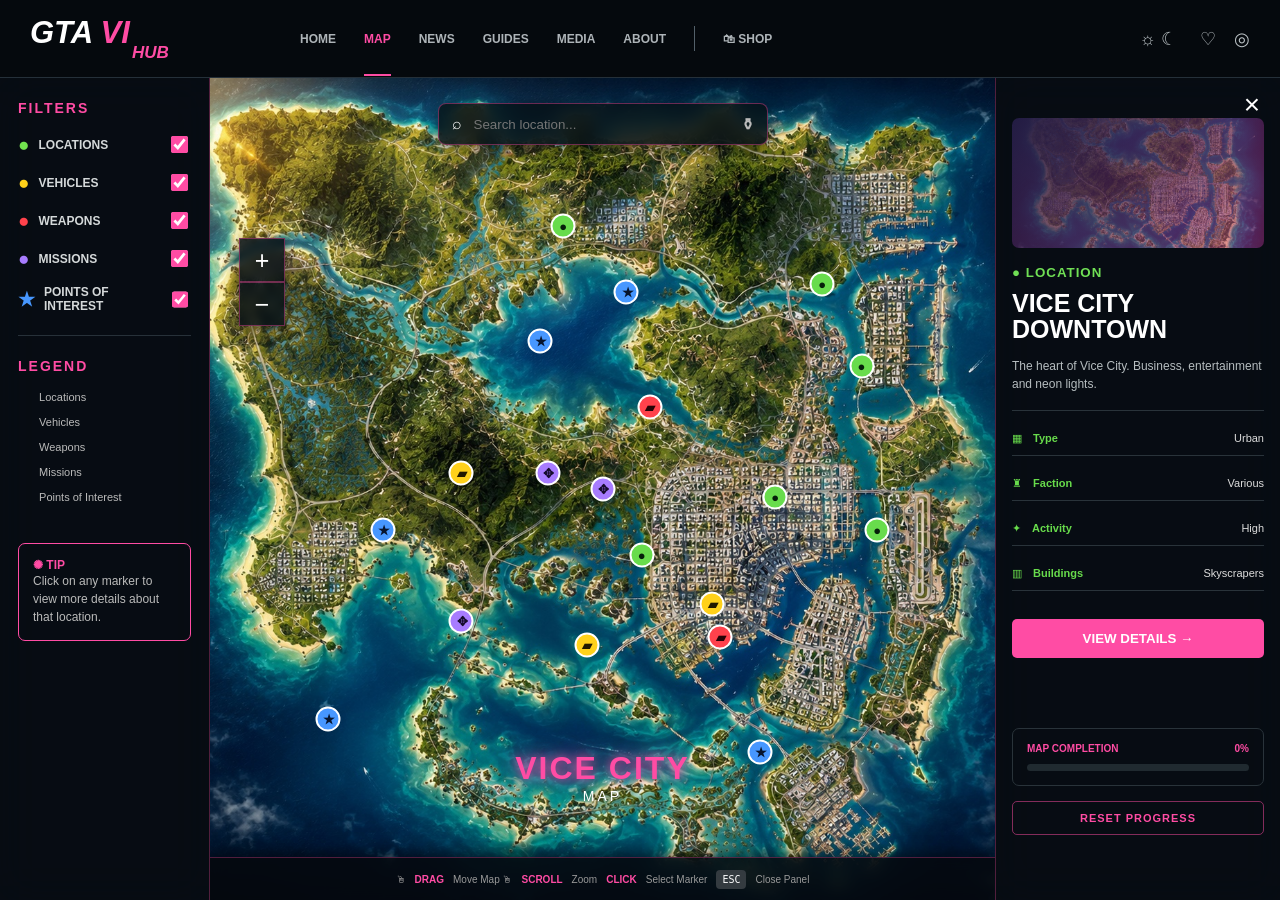
<file: map/map.html>
<!DOCTYPE html>
<html lang="en">
<head>
<meta charset="UTF-8">
<meta name="viewport" content="width=device-width, initial-scale=1.0, maximum-scale=1.0, user-scalable=no">

<title>Neon Palms Hub — Map</title>

<link rel="stylesheet" href="map.css?v=4">
</head>

<body>

<header class="topbar">

  <a class="brand" href="../index.html">
    GTA <strong>VI</strong>
    <i>HUB</i>
  </a>

  <nav>
    <a href="../index.html">HOME</a>
    <a class="active" href="map.html">MAP</a>
    <a href="#">NEWS</a>
    <a href="#">GUIDES</a>
    <a href="#">MEDIA</a>
    <a href="#">ABOUT</a>
    <span></span>
    <a href="#">🛍 SHOP</a>
  </nav>

  <div class="top-icons">
  <span id="themeLight" style="cursor:pointer;">☼</span>
  <span id="themeDark" style="cursor:pointer;">☾</span>
  　♡　◎
</div>

</header>


<main class="app">


<!-- LEFT FILTER PANEL -->

<aside class="left">

  <h2>FILTERS</h2>

  <label>
    <em class="pin green">●</em>
    LOCATIONS
    <input type="checkbox" data-filter="locations" checked>
  </label>

  <label>
    <em class="pin yellow">●</em>
    VEHICLES
    <input type="checkbox" data-filter="vehicles" checked>
  </label>

  <label>
    <em class="pin red">●</em>
    WEAPONS
    <input type="checkbox" data-filter="weapons" checked>
  </label>

  <label>
    <em class="pin purple">●</em>
    MISSIONS
    <input type="checkbox" data-filter="missions" checked>
  </label>

  <label>
    <em class="pin blue">★</em>
    POINTS OF INTEREST
    <input type="checkbox" data-filter="poi" checked>
  </label>


  <hr>


  <h2>LEGEND</h2>

  <p>
    <span class="legend-dot green"></span>
    Locations
  </p>

  <p>
    <span class="legend-dot yellow"></span>
    Vehicles
  </p>

  <p>
    <span class="legend-dot red"></span>
    Weapons
  </p>

  <p>
    <span class="legend-dot purple"></span>
    Missions
  </p>

  <p>
    <span class="legend-dot blue"></span>
    Points of Interest
  </p>


  <div class="tip">
    <b>✺ TIP</b>
    <br>
    <span>
      Click on any marker to view more details about that location.
    </span>
  </div>

</aside>



<!-- MAP -->

<section class="map-area">


  <!-- SEARCH -->

  <div class="search">

    <span>⌕</span>

    <input
      id="search"
      placeholder="Search location..."
    >

    <b>⚱</b>

  </div>

  <!-- ZOOM -->

  <div class="zoom">

    <button id="plus">+</button>
    <button id="minus">−</button>

  </div>
  

  <!-- INTERACTIVE MAP -->

  <div id="viewport" class="viewport">
    
    <!-- MOVE CONTROLS -->

    <div id="world" class="world">

      <img
        src="gta6-map.jpeg"
        alt="GTA VI Leonida Map"
      >


      <!-- LOCATION -->

      <button
        class="marker green locations"
        data-name="Vice City Downtown"
        data-type="locations"
        data-desc="The heart of Vice City. Business, entertainment and neon lights."
        data-image="IMG_0506.jpeg"
        style="left:72%;top:51%"
      >
        ●
      </button>


      <!-- VEHICLE -->

      <button
        class="marker yellow vehicles"
        data-name="Vehicle Spawn"
        data-type="vehicles"
        data-desc="A vehicle spawn point somewhere in Leonida."
        data-image="IMG_0507.jpeg"
        style="left:64%;top:64%"
      >
        ▰
      </button>


      <!-- WEAPON -->

      <button
        class="marker red weapons"
        data-name="Weapon Location"
        data-type="weapons"
        data-desc="A known location where weapons may be found."
        data-image="IMG_0512.jpeg"
        style="left:56%;top:40%"
      >
        ▰
      </button>


      <!-- MISSION -->

      <button
        class="marker purple missions"
        data-name="Mission Start"
        data-type="missions"
        data-desc="A starting point for a mission in Leonida."
        data-image="IMG_0509.jpeg"
        style="left:32%;top:66%"
      >
        ✥
      </button>


      <!-- POINT OF INTEREST -->

      <button
        class="marker blue poi"
        data-name="Point of Interest"
        data-type="poi"
        data-desc="A notable point of interest worth exploring."
        data-image="IMG_0510.jpeg"
        style="left:53%;top:26%"
      >
        ★
      </button>


      <!-- MORE LOCATIONS -->

      <button
        class="marker green locations"
        data-name="Port Location"
        data-type="locations"
        data-desc="A busy port area connecting Vice City with the surrounding region."
        data-image="IMG_0511.jpeg"
        style="left:83%;top:35%"
      >
        ●
      </button>


      <button
        class="marker yellow vehicles"
        data-name="Vehicle Spawn 2"
        data-desc="Another vehicle spawn location waiting to be discovered."
        data-image="IMG_0513.jpeg"
        data-type="vehicles"
        style="left:48%;top:69%"
      >
        ▰
      </button>


      <button
        class="marker purple missions"
        data-name="Mission Start 2"
        data-desc="Another possible mission starting point."
        data-image="IMG_0514.jpeg"
        data-type="missions"
        style="left:43%;top:48%"
      >
        ✥
      </button>
      <!-- ===== NEW MARKERS ===== -->

<!-- 1. Vice City Marina (brod) -->
<button
  class="marker green locations"
  data-name="Vice City Marina"
  data-type="locations"
  data-desc="A luxury marina where the rich dock their yachts."
  data-image="ULTIMATE_EDITION_SQUALO_01.jpg"
  data-stat-type="Marina"
  data-stat-faction="Civilians"
  data-stat-activity="Medium"
  data-stat-buildings="Docks"
  style="left:78%;top:25%"
>
  ●
</button>

<!-- 2. Stock 305 (auto sa ljudima) -->
<button
  class="marker blue poi"
  data-name="Stock 305"
  data-type="poi"
  data-desc="An art studio and graffiti spot in the city."
  data-image="ULTIMATE_EDITION_STOCK_305_01.jpg"
  data-stat-type="Art Studio"
  data-stat-faction="Artists"
  data-stat-activity="High"
  data-stat-buildings="Studio"
  style="left:42%;top:32%"
>
  ★
</button>

      <!-- 3. Ink House (tetovaže) -->
<button
  class="marker green locations"
  data-name="Ink House"
  data-type="locations"
  data-desc="A neon-lit tattoo parlor where you can get inked."
  data-image="ULTIMATE_EDITION_ELECTRIC_FANG_04.jpg"
  data-stat-type="Tattoo Parlor"
  data-stat-faction="Civilians"
  data-stat-activity="Medium"
  data-stat-buildings="Shop"
  style="left:55%;top:58%"
>
  ●
</button>

<!-- 4. Leonida Garage (zeleni auto) -->
<button
  class="marker yellow vehicles"
  data-name="Leonida Garage"
  data-type="vehicles"
  data-desc="A garage where you can customize your vehicles."
  data-image="ULTIMATE_EDITION_ONE_EYED_WILLIE_03.jpg"
  data-stat-type="Garage"
  data-stat-faction="Mechanics"
  data-stat-activity="Medium"
  data-stat-buildings="Workshop"
  style="left:32%;top:48%"
>
  ▰
</button>

<!-- 5. Sniper Nest (snajper) -->
<button
  class="marker red weapons"
  data-name="Sniper Nest"
  data-type="weapons"
  data-desc="A hidden spot with a powerful revolver."
  data-image="ULTIMATE_EDITION_HAWK_AND_LITTLE_MORGAN_REVOLVERS_01.jpg"
  data-stat-type="Hideout"
  data-stat-faction="Criminals"
  data-stat-activity="Low"
  data-stat-buildings="None"
  style="left:65%;top:68%"
>
  ▰
</button>

<!-- 6. Calm Waters (kajak) -->
<button
  class="marker blue poi"
  data-name="Calm Waters"
  data-type="poi"
  data-desc="A peaceful kayaking spot on the outskirts of the city."
  data-image="ULTIMATE_EDITION_SAFEHOUSE_VEHICLES_03.jpg"
  data-stat-type="Nature"
  data-stat-faction="None"
  data-stat-activity="Low"
  data-stat-buildings="None"
  style="left:22%;top:55%"
>
  ★
</button>

<!-- 7. Red Canyon (kanjon) -->
<button
  class="marker green locations"
  data-name="Red Canyon"
  data-type="locations"
  data-desc="A scenic canyon road winding through the hills."
  data-image="Mount_Kalaga_National_Park_04.jpg"
  data-stat-type="Nature"
  data-stat-faction="None"
  data-stat-activity="Low"
  data-stat-buildings="None"
  style="left:45%;top:18%"
>
  ●
</button>

<!-- 8. Swamp Tours (močvara) -->
<button
  class="marker blue poi"
  data-name="Swamp Tours"
  data-type="poi"
  data-desc="An airboat tour through the dangerous swamps."
  data-image="../Grassrivers_03.jpg"
  data-stat-type="Swamp"
  data-stat-faction="Tourists"
  data-stat-activity="Low"
  data-stat-buildings="None"
  style="left:15%;top:78%"
>
  ★
</button>

<!-- 9. Industrial District (grad noću) -->
<button
  class="marker green locations"
  data-name="Industrial District"
  data-type="locations"
  data-desc="A foggy industrial area with factories and warehouses."
  data-image="../Ambrosia_02.jpg"
  data-stat-type="Industrial"
  data-stat-faction="Workers"
  data-stat-activity="High"
  data-stat-buildings="Factories"
  style="left:85%;top:55%"
>
  ●
</button>

<!-- 10. Coral Reef (ronjenje) -->
<button
  class="marker blue poi"
  data-name="Coral Reef"
  data-type="poi"
  data-desc="A beautiful underwater reef perfect for diving."
  data-image="Leonida_Keys_04.jpg"
  data-stat-type="Underwater"
  data-stat-faction="None"
  data-stat-activity="Low"
  data-stat-buildings="None"
  style="left:70%;top:82%"
>
  ★
</button>

<!-- 11. Police Chase (Jason i Lucia) -->
<button
  class="marker purple missions"
  data-name="Police Chase"
  data-type="missions"
  data-desc="A high-speed chase through the streets of Vice City."
  data-image="../Jason_and_Lucia_09.jpg"
  data-stat-type="Action"
  data-stat-faction="Police"
  data-stat-activity="High"
  data-stat-buildings="Streets"
  style="left:50%;top:50%"
>
  ✥
</button>

    </div>

  </div>



  <!-- MAP TITLE -->

  <div class="map-title">

    <b>VICE CITY</b>

    <small>MAP</small>

  </div>



  <!-- BOTTOM CONTROLS -->

  <div class="bottom">

    🖱 <b>DRAG</b> Move Map

    🖱 <b>SCROLL</b> Zoom

    <b>CLICK</b> Select Marker

    <kbd>ESC</kbd> Close Panel

  </div>


</section>



<!-- RIGHT INFORMATION PANEL -->

<aside id="panel" class="right">

  <button id="close">×</button>


  <div id="photo"></div>


  <small id="cat">
    ● LOCATION
  </small>


  <h1 id="title">
    VICE CITY<br>
    DOWNTOWN
  </h1>


  <p id="desc">
    The heart of Vice City.
    Business, entertainment and neon lights.
  </p>


  <div class="stats">

    <p>
      ▦
      <b>Type</b>
      <span>Urban</span>
    </p>

    <p>
      ♜
      <b>Faction</b>
      <span>Various</span>
    </p>

    <p>
      ✦
      <b>Activity</b>
      <span>High</span>
    </p>

    <p>
      ▥
      <b>Buildings</b>
      <span>Skyscrapers</span>
    </p>

  </div>


  <button id="detailsBtn" class="details">
    VIEW DETAILS →
  </button>


  <div class="completion">

    <b>MAP COMPLETION</b>

    <strong>27%</strong>

    <div>
      <i></i>
    </div>

  </div>
  <button id="resetBtn" class="reset-btn">
  RESET PROGRESS
</button>

</aside>

</main>



<script>

const viewport =
  document.querySelector('#viewport');

const world =
  document.querySelector('#world');

const markers =
  [...document.querySelectorAll('.marker')];
  let selectedMarker = null;

let scale = 1;

let x = 0;

let y = 0;

let drag = false;

let sx = 0;

let sy = 0;
function clampPosition() {

  const vw = viewport.clientWidth;
  const vh = viewport.clientHeight;

  const ww = world.offsetWidth * scale;
  const wh = world.offsetHeight * scale;

  const minX = Math.min(0, vw - ww);
  const maxX = 0;

  const minY = Math.min(0, vh - wh);
  const maxY = 0;

  x = Math.max(minX, Math.min(maxX, x));
  y = Math.max(minY, Math.min(maxY, y));
}


function render() {

  clampPosition();

  world.style.transform =
    `translate(${x}px, ${y}px) scale(${scale})`;

}



document.querySelector('#plus').onclick = () => {

  scale = Math.min(
    3,
    scale + 0.2
  );

  render();

};



document.querySelector('#minus').onclick = () => {

  scale = Math.max(
    0.7,
    scale - 0.2
  );

  render();

};



viewport.onpointerdown = e => {
  drag = true;
  document.body.classList.add('dragging');  // <-- DODAJ OVO
  sx = e.clientX - x;
  sy = e.clientY - y;
  viewport.setPointerCapture(e.pointerId);
};


viewport.onpointermove = e => {
  if (!drag) return;
  x = e.clientX - sx;
  y = e.clientY - sy;
  render();
};


viewport.onpointerup = () => {
  drag = false;
  document.body.classList.remove('dragging');  // <-- DODAJ OVO
};


viewport.onwheel = e => {

  e.preventDefault();

  scale = Math.max(
    0.7,
    Math.min(
      3,
      scale + (e.deltaY < 0 ? 0.12 : -0.12)
    )
  );
  viewport.onpointercancel = () => {
  drag = false;
  document.body.classList.remove('dragging');  // <-- DODAJ OVO
};

  render();

};


/* FILTERS */

document
.querySelectorAll('input[data-filter]')
.forEach(check => {

  check.onchange = () => {

    markers
    .filter(
      marker =>
      marker.dataset.type ===
      check.dataset.filter
    )
    .forEach(marker => {

      marker.classList.toggle(
        'off',
        !check.checked
      );

    });

  };

});



/* SEARCH */

/* SEARCH */

document.querySelector('#search').oninput = e => {

  const query =
    e.target.value
      .toLowerCase()
      .trim();

  markers.forEach(marker => {

    const name =
      marker.dataset.name.toLowerCase();

    const filter =
      document.querySelector(
        `input[data-filter="${marker.dataset.type}"]`
      );

    const matchesSearch =
      !query || name.includes(query);

    const matchesFilter =
      filter && filter.checked;

    marker.classList.toggle(
      'off',
      !(matchesSearch && matchesFilter)
    );

  });

};


/* MARKER INFORMATION */

markers.forEach(marker => {

  marker.onclick = e => {
    selectedMarker = marker;
    e.stopPropagation();


    const title =
      document.querySelector('#title');

    title.innerHTML =
      marker.dataset.name
      .replace(
        ' ',
        '<br>'
      );


    document.querySelector('#cat')
      .textContent =
      '● ' +
      marker.dataset.type
      .toUpperCase();


    document.querySelector('#desc')
      .textContent =
      marker.dataset.desc || 'More details coming soon.';
    // Ažuriraj stats podatke
    const stats = document.querySelectorAll('.stats p');
    if (stats.length >= 4) {
      stats[0].querySelector('span').textContent = marker.dataset.statType || 'Urban';
      stats[1].querySelector('span').textContent = marker.dataset.statFaction || 'Various';
      stats[2].querySelector('span').textContent = marker.dataset.statActivity || 'High';
      stats[3].querySelector('span').textContent = marker.dataset.statBuildings || 'Skyscrapers';
    }

    // Lazy loading slike
    const detailsPhoto = document.querySelector('#detailsPhoto');
    detailsPhoto.style.backgroundImage = 'none';
    const img = new Image();
    img.onload = () => {
      detailsPhoto.style.backgroundImage = `url('${marker.dataset.image}')`;
      detailsPhoto.style.backgroundSize = 'contain';
      detailsPhoto.style.backgroundPosition = 'center';
      detailsPhoto.style.backgroundRepeat = 'no-repeat';
    };
    img.src = marker.dataset.image;

    document
      .querySelector('#panel')
      .classList.add('open');
    centerOnMarker(marker);

  };

});
  /* ===== ZOOM TO MARKER ===== */

function centerOnMarker(marker) {
  const leftPercent = parseFloat(marker.style.left) / 100;
  const topPercent = parseFloat(marker.style.top) / 100;

  const ww = world.offsetWidth;
  const wh = world.offsetHeight;

  const markerX = ww * leftPercent;
  const markerY = wh * topPercent;

  scale = 1.5;

  const vw = viewport.clientWidth;
  const vh = viewport.clientHeight;

  x = (vw / 2) - (markerX * scale);
  y = (vh / 2) - (markerY * scale);

  render();
}



/* CLOSE PANEL */

document.querySelector('#close')
.onclick = () => {

  document
    .querySelector('#panel')
    .classList.remove('open');

};

document.querySelector('#detailsBtn').onclick = () => {

  if (!selectedMarker) return;

  document.querySelector('#detailsTitle').textContent =
    selectedMarker.dataset.name;

  document.querySelector('#detailsText').textContent =
    selectedMarker.dataset.desc || 'More details coming soon.';

  document.querySelector('#detailsModal').classList.add('open');

};

document.querySelector('#detailsClose').onclick = () => {

  document.querySelector('#detailsModal').classList.remove('open');

};

/* ESC */

document.onkeydown = e => {

  if (e.key === 'Escape') {

    document
      .querySelector('#panel')
      .classList.remove('open');

    document
      .querySelector('#detailsModal')
      .classList.remove('open');

  }

};
document.addEventListener('dblclick', e => {
    e.preventDefault();
}, { passive: false });
</script>
<div id="detailsModal" class="details-modal">

  <div class="details-box">

    <button id="detailsClose">×</button>
    
   <div id="detailsPhoto"></div>
     

    <small>LOCATION DETAILS</small>

    <h2 id="detailsTitle"></h2>

    <p id="detailsText"></p>

  </div>

</div>
  <script>
document.querySelector('#detailsClose').onclick = () => {
  document.querySelector('#detailsModal').classList.remove('open');
};
    document.querySelector('#detailsModal').onclick = e => {

  if (e.target.id === 'detailsModal') {
    document.querySelector('#detailsModal').classList.remove('open');
  }

};

/* ===== MAP COMPLETION TRACKER ===== */

// Učitaj posećene markere iz localStorage
const savedMarkers = localStorage.getItem('gta6_visited_markers');
const visitedMarkers = new Set(savedMarkers ? JSON.parse(savedMarkers) : []);

// Funkcija za ažuriranje procenta
function updateCompletion() {
  const total = markers.length;
  const visited = visitedMarkers.size;
  const percent = Math.round((visited / total) * 100);

  const percentText = document.querySelector('.completion strong');
  if (percentText) {
    percentText.textContent = percent + '%';
  }

  const bar = document.querySelector('.completion i');
  if (bar) {
    bar.style.width = percent + '%';
  }
}

// Kada se klikne na marker, dodaj ga u listu posećenih
markers.forEach((marker, index) => {
  const originalOnclick = marker.onclick;

  marker.onclick = (e) => {
    if (originalOnclick) {
      originalOnclick.call(marker, e);
    }

    visitedMarkers.add(index);

    // Sačuvaj u localStorage
    localStorage.setItem('gta6_visited_markers', JSON.stringify([...visitedMarkers]));

    updateCompletion();
  };
});

// Inicijalno postavi procenat
updateCompletion();
    /* ===== RESET PROGRESS ===== */

document.querySelector('#resetBtn').onclick = () => {
  localStorage.removeItem('gta6_visited_markers');
  visitedMarkers.clear();
  updateCompletion();
  document.querySelector('#panel').classList.remove('open');
};
    /* ===== THEME TOGGLE ===== */

document.querySelector('#themeLight').onclick = () => {
  document.body.classList.add('light-theme');
  localStorage.setItem('gta6_theme', 'light');
};

document.querySelector('#themeDark').onclick = () => {
  document.body.classList.remove('light-theme');
  localStorage.setItem('gta6_theme', 'dark');
};

// Učitaj sačuvanu temu pri otvaranju
if (localStorage.getItem('gta6_theme') === 'light') {
  document.body.classList.add('light-theme');
}
    /* ===== PINCH TO ZOOM ===== */

let initialDistance = 0;
let initialScale = 1;

viewport.addEventListener('touchstart', e => {
  if (e.touches.length === 2) {
    const dx = e.touches[0].clientX - e.touches[1].clientX;
    const dy = e.touches[0].clientY - e.touches[1].clientY;
    initialDistance = Math.sqrt(dx * dx + dy * dy);
    initialScale = scale;
  }
}, { passive: false });

viewport.addEventListener('touchmove', e => {
  if (e.touches.length === 2) {
    e.preventDefault();
    const dx = e.touches[0].clientX - e.touches[1].clientX;
    const dy = e.touches[0].clientY - e.touches[1].clientY;
    const distance = Math.sqrt(dx * dx + dy * dy);

    // Računaj novi scale na osnovu odnosa rastojanja
    const ratio = distance / initialDistance;
    scale = Math.max(0.7, Math.min(3, initialScale * ratio));

    render();
  }
}, { passive: false });

  
</script>
</body>
</html>
</file>
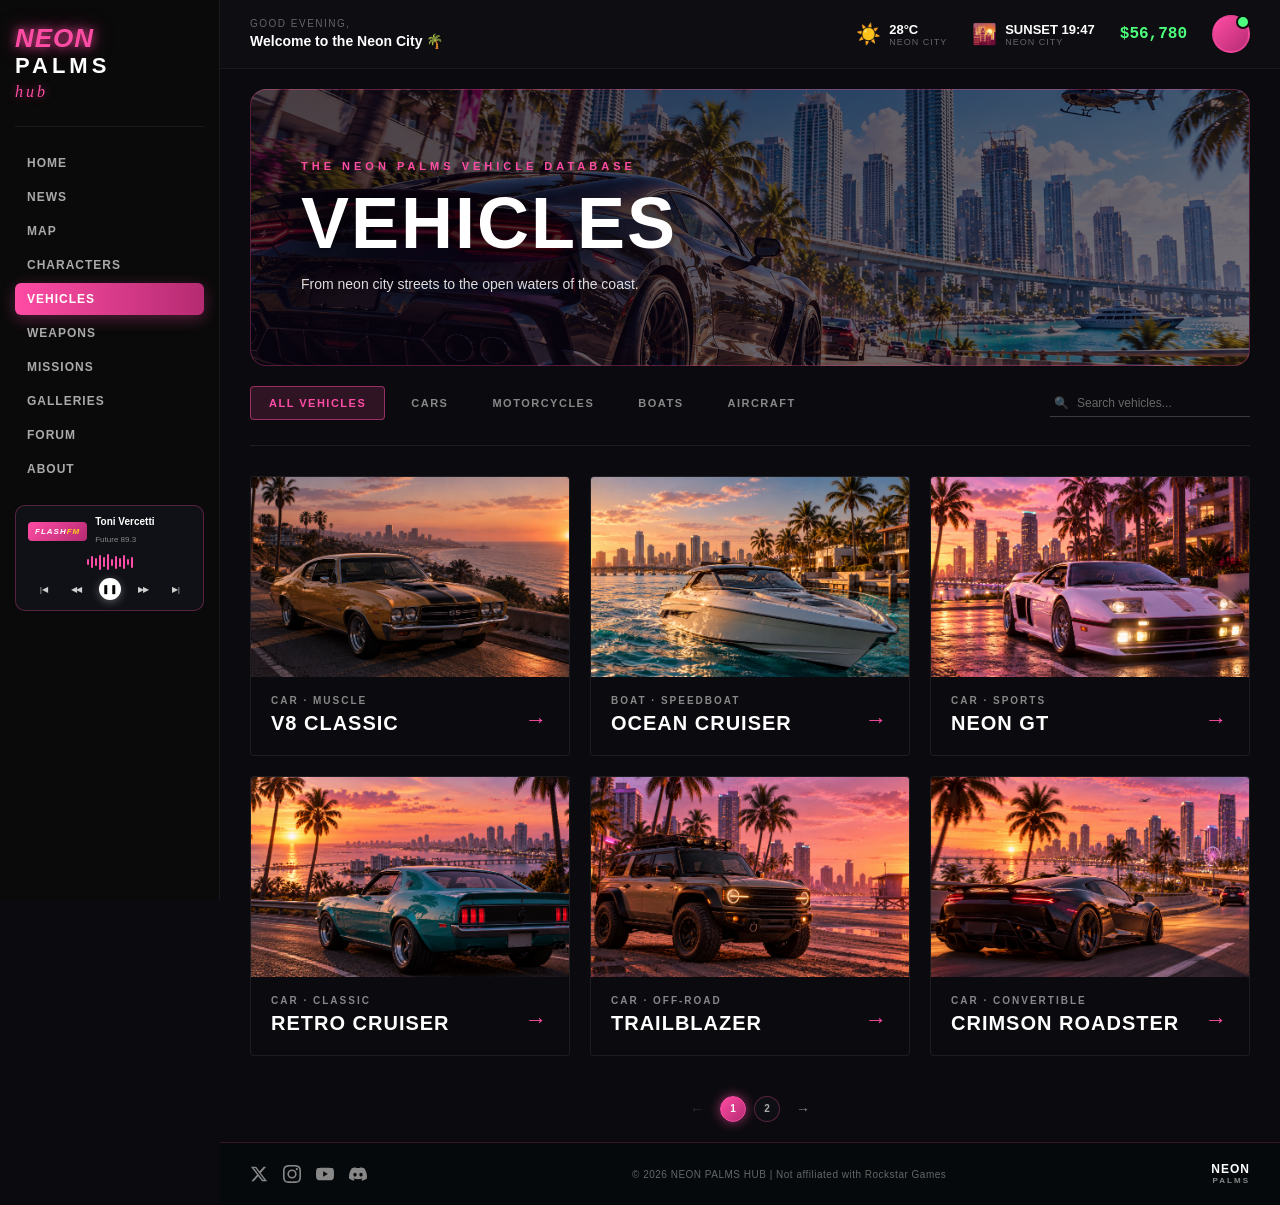
<file: vehicles/vehicles.html>
<!DOCTYPE html>
<html lang="en">
<head>
<meta charset="UTF-8">
<meta name="viewport" content="width=device-width, initial-scale=1.0">
<title>Neon Palms Hub — Vehicles</title>
<link rel="stylesheet" href="../style.css?v=100">
<link rel="stylesheet" href="vehicles.css?v=17">
</head>

<body>

<div class="app-layout">

  <!-- SIDEBAR -->
  <aside class="sidebar"> 
    <div class="sidebar-brand">
      <div class="brand-neon">NEON</div>
      <div class="brand-palms">PALMS</div>
      <div class="brand-hub">hub</div>
    </div>

    <nav class="sidebar-nav">
      <a href="../index.html">HOME</a>
      <a href="../news.html">NEWS</a>
      <a href="../map/map.html">MAP</a>
      <a href="../characters/characters.html">CHARACTERS</a>
      <a href="vehicles.html" class="active">VEHICLES</a>
      <a href="../weapons/weapons.html">WEAPONS</a>
      <a href="#">MISSIONS</a>
      <a href="#">GALLERIES</a>
      <a href="#">FORUM</a>
      <a href="#">ABOUT</a>
    </nav>

    <div class="flash-fm">
      <div class="flash-fm-header">
        <div class="flash-fm-logo">FLASH<span>FM</span></div>
        <div class="flash-fm-info">
          <strong>Toni Vercetti</strong>
          <small>Future 89.3</small>
        </div>
      </div>
      <div class="flash-fm-wave">
        <span></span><span></span><span></span><span></span>
        <span></span><span></span><span></span><span></span>
        <span></span><span></span><span></span><span></span>
      </div>
      <div class="flash-fm-controls">
        <span>|◀</span>
        <span>◀◀</span>
        <span class="play">❚❚</span>
        <span>▶▶</span>
        <span>▶|</span>
      </div>
    </div>
  </aside>

  <!-- MAIN CONTENT -->
  <main class="main-content">

    <!-- TOP BAR -->
    <div class="topbar-info">
      <div class="greeting">
        <small>GOOD EVENING,</small>
        <span>Welcome to the Neon City 🌴</span>
      </div>
      <div class="info-items">
        <div class="info-item">
          <span class="icon">☀️</span>
          <div>
            <strong>28°C</strong>
            <small>NEON CITY</small>
          </div>
        </div>
        <div class="info-item">
          <span class="icon">🌇</span>
          <div>
            <strong>SUNSET 19:47</strong>
            <small>NEON CITY</small>
          </div>
        </div>
        <div class="info-item money">
          <strong>$56,780</strong>
        </div>
        <div class="avatar"></div>
      </div>
    </div>

    <!-- VEHICLES HERO -->
    <section class="vehicles-hero">
      <small class="hero-tag">THE NEON PALMS VEHICLE DATABASE</small>
      <h1>VEHICLES</h1>
      <p>From neon city streets to the open waters of the coast.</p>
    </section>

    <!-- FILTERS -->
    <div class="vehicles-controls">
      <div class="vehicles-filters">
        <button class="v-filter-btn active" data-filter="all">ALL VEHICLES</button>
        <button class="v-filter-btn" data-filter="cars">CARS</button>
        <button class="v-filter-btn" data-filter="motorcycles">MOTORCYCLES</button>
        <button class="v-filter-btn" data-filter="boats">BOATS</button>
        <button class="v-filter-btn" data-filter="aircraft">AIRCRAFT</button>
      </div>
      <div class="vehicles-search">
        <span>🔍</span>
        <input type="text" placeholder="Search vehicles...">
      </div>
    </div>

    <!-- VEHICLES GRID -->
    <section class="vehicles-grid-section">
      <div class="vehicles-grid" id="vehiclesGrid">
        <!-- JavaScript popunjava -->
      </div>
      <!-- VEHICLES PAGINATION -->
      <div class="vehicles-pagination-controls">
        <button class="v-page-arrow" id="vPrevPage">←</button>
        <div class="v-page-numbers" id="vPageNumbers"></div>
        <button class="v-page-arrow" id="vNextPage">→</button>
      </div>
    </section>

  </main>
</div>

<!-- FOOTER -->
<footer class="footer">
  <div class="footer-social">
    <a href="#" title="Twitter"><svg viewBox="0 0 24 24" width="18" height="18" fill="currentColor"><path d="M18.244 2.25h3.308l-7.227 8.26 8.502 11.24H16.17l-5.214-6.817L4.99 21.75H1.68l7.73-8.835L1.254 2.25H8.08l4.713 6.231zm-1.161 17.52h1.833L7.084 4.126H5.117z"/></svg></a>
    <a href="#" title="Instagram"><svg viewBox="0 0 24 24" width="18" height="18" fill="currentColor"><path d="M12 2.163c3.204 0 3.584.012 4.85.07 3.252.148 4.771 1.691 4.919 4.919.058 1.265.069 1.645.069 4.849 0 3.205-.012 3.584-.069 4.849-.149 3.225-1.664 4.771-4.919 4.919-1.266.058-1.644.07-4.85.07-3.204 0-3.584-.012-4.849-.07-3.26-.149-4.771-1.699-4.919-4.92-.058-1.265-.07-1.644-.07-4.849 0-3.204.013-3.583.07-4.849.149-3.227 1.664-4.771 4.919-4.919 1.266-.057 1.645-.069 4.849-.069zM12 0C8.741 0 8.333.014 7.053.072 2.695.272.273 2.69.073 7.052.014 8.333 0 8.741 0 12c0 3.259.014 3.668.072 4.948.2 4.358 2.618 6.78 6.98 6.98C8.333 23.986 8.741 24 12 24c3.259 0 3.668-.014 4.948-.072 4.354-.2 6.782-2.618 6.979-6.98.059-1.28.073-1.689.073-4.948 0-3.259-.014-3.667-.072-4.947-.196-4.354-2.617-6.78-6.979-6.98C15.668.014 15.259 0 12 0zm0 5.838a6.162 6.162 0 100 12.324 6.162 6.162 0 000-12.324zM12 16a4 4 0 110-8 4 4 0 010 8zm6.406-11.845a1.44 1.44 0 100 2.881 1.44 1.44 0 000-2.881z"/></svg></a>
    <a href="#" title="YouTube"><svg viewBox="0 0 24 24" width="18" height="18" fill="currentColor"><path d="M23.498 6.186a3.016 3.016 0 00-2.122-2.136C19.505 3.545 12 3.545 12 3.545s-7.505 0-9.377.505A3.017 3.017 0 00.502 6.186C0 8.07 0 12 0 12s0 3.93.502 5.814a3.016 3.016 0 002.122 2.136c1.871.505 9.376.505 9.376.505s7.505 0 9.377-.505a3.015 3.015 0 002.122-2.136C24 15.93 24 12 24 12s0-3.93-.502-5.814zM9.545 15.568V8.432L15.818 12l-6.273 3.568z"/></svg></a>
    <a href="#" title="Discord"><svg viewBox="0 0 24 24" width="18" height="18" fill="currentColor"><path d="M20.317 4.37a19.791 19.791 0 00-4.885-1.515.074.074 0 00-.079.037c-.21.375-.444.864-.608 1.25a18.27 18.27 0 00-5.487 0 12.64 12.64 0 00-.617-1.25.077.077 0 00-.079-.037A19.736 19.736 0 003.677 4.37a.07.07 0 00-.032.027C.533 9.046-.32 13.58.099 18.057a.082.082 0 00.031.057 19.9 19.9 0 005.993 3.03.078.078 0 00.084-.028 14.09 14.09 0 001.226-1.994.076.076 0 00-.041-.106 13.107 13.107 0 01-1.872-.892.077.077 0 01-.008-.128 10.2 10.2 0 00.372-.292.074.074 0 01.077-.01c3.928 1.793 8.18 1.793 12.062 0a.074.074 0 01.078.01c.12.098.246.198.373.292a.077.077 0 01-.006.127 12.299 12.299 0 01-1.873.892.077.077 0 00-.041.107c.36.698.772 1.362 1.225 1.993a.076.076 0 00.084.028 19.839 19.839 0 006.002-3.03.077.077 0 00.032-.054c.5-5.177-.838-9.674-3.549-13.66a.061.061 0 00-.031-.03zM8.02 15.33c-1.183 0-2.157-1.085-2.157-2.419 0-1.333.956-2.419 2.157-2.419 1.21 0 2.176 1.096 2.157 2.42 0 1.333-.956 2.418-2.157 2.418zm7.975 0c-1.183 0-2.157-1.085-2.157-2.419 0-1.333.955-2.419 2.157-2.419 1.21 0 2.176 1.096 2.157 2.42 0 1.333-.946 2.418-2.157 2.418z"/></svg></a>
  </div>
  <div class="footer-text">
    © 2026 NEON PALMS HUB | Not affiliated with Rockstar Games
  </div>
  <div class="footer-rockstar">
    <span>NEON</span>
    <small>PALMS</small>
  </div>
</footer>

<!-- VEHICLES DATA + RENDER -->
<script src="vehicles-data.js?v=102"></script>
<script>
  const grid = document.getElementById('vehiclesGrid');
  const pageNumbers = document.getElementById('vPageNumbers');
  const prevBtn = document.getElementById('vPrevPage');
  const nextBtn = document.getElementById('vNextPage');

  const PER_PAGE = 6;
  let currentPage = 1;
  let currentFilter = 'all';
  let currentSearch = '';

  function getFilteredVehicles() {
    if (typeof vehiclesData === 'undefined') return []; // Zaštita ako se fajl ne učita

    return Object.values(vehiclesData).filter(v => {
      const matchFilter = currentFilter === 'all' || v.category === currentFilter;
      const matchSearch =
        v.name.toLowerCase().includes(currentSearch.toLowerCase()) ||
        v.categoryName.toLowerCase().includes(currentSearch.toLowerCase());
      return matchFilter && matchSearch;
    });
  }

  function renderVehicles() {
    const filtered = getFilteredVehicles();
    const totalPages = Math.max(1, Math.ceil(filtered.length / PER_PAGE));

    if (currentPage > totalPages) currentPage = totalPages;
    if (currentPage < 1) currentPage = 1;

    const start = (currentPage - 1) * PER_PAGE;
    const end = start + PER_PAGE;
    const pageVehicles = filtered.slice(start, end);

    grid.innerHTML = '';

    if (pageVehicles.length === 0) {
      grid.innerHTML = '<p style="color:#888;grid-column:1/-1;text-align:center;padding:40px;">No vehicles found. (Proveri vehicles-data.js)</p>';
    } else {
      pageVehicles.forEach(vehicle => {
        const card = document.createElement('a');
        card.href = '#';
        card.className = 'vehicle-card';
        card.innerHTML = `
          <div class="vehicle-img" style="background-image: url('${vehicle.image}');"></div>
          <div class="vehicle-info">
            <small>${vehicle.categoryName}</small>
            <h3>${vehicle.name}</h3>
          </div>
          <span class="vehicle-arrow">→</span>
        `;
        grid.appendChild(card);
      });
    }

    renderPagination(totalPages);
    updateArrows(totalPages);
  }

  function renderPagination(totalPages) {
    pageNumbers.innerHTML = '';
    for (let i = 1; i <= totalPages; i++) {
      const btn = document.createElement('button');
      btn.className = 'v-page-num';
      btn.textContent = i;
      if (i === currentPage) btn.classList.add('active');
      btn.addEventListener('click', () => {
        currentPage = i;
        renderVehicles();
      });
      pageNumbers.appendChild(btn);
    }
  }

  function updateArrows(totalPages) {
    if (currentPage === 1) {
      prevBtn.disabled = true;
      prevBtn.style.opacity = '0.3';
      prevBtn.style.cursor = 'not-allowed';
    } else {
      prevBtn.disabled = false;
      prevBtn.style.opacity = '1';
      prevBtn.style.cursor = 'pointer';
    }

    if (currentPage >= totalPages) {
      nextBtn.disabled = true;
      nextBtn.style.opacity = '0.3';
      nextBtn.style.cursor = 'not-allowed';
    } else {
      nextBtn.disabled = false;
      nextBtn.style.opacity = '1';
      nextBtn.style.cursor = 'pointer';
    }
  }

  prevBtn.addEventListener('click', () => {
    if (currentPage > 1) {
      currentPage--;
      renderVehicles();
    }
  });

  nextBtn.addEventListener('click', () => {
    const totalPages = Math.max(1, Math.ceil(getFilteredVehicles().length / PER_PAGE));
    if (currentPage < totalPages) {
      currentPage++;
      renderVehicles();
    }
  });

  document.querySelectorAll('.v-filter-btn').forEach(btn => {
    btn.addEventListener('click', () => {
      document.querySelectorAll('.v-filter-btn').forEach(b => b.classList.remove('active'));
      btn.classList.add('active');
      currentFilter = btn.dataset.filter;
      currentPage = 1;
      renderVehicles();
    });
  });

  document.querySelector('.vehicles-search input').addEventListener('input', (e) => {
    currentSearch = e.target.value;
    currentPage = 1;
    renderVehicles();
  });

  renderVehicles();
</script>

</body>
</html>
</file>
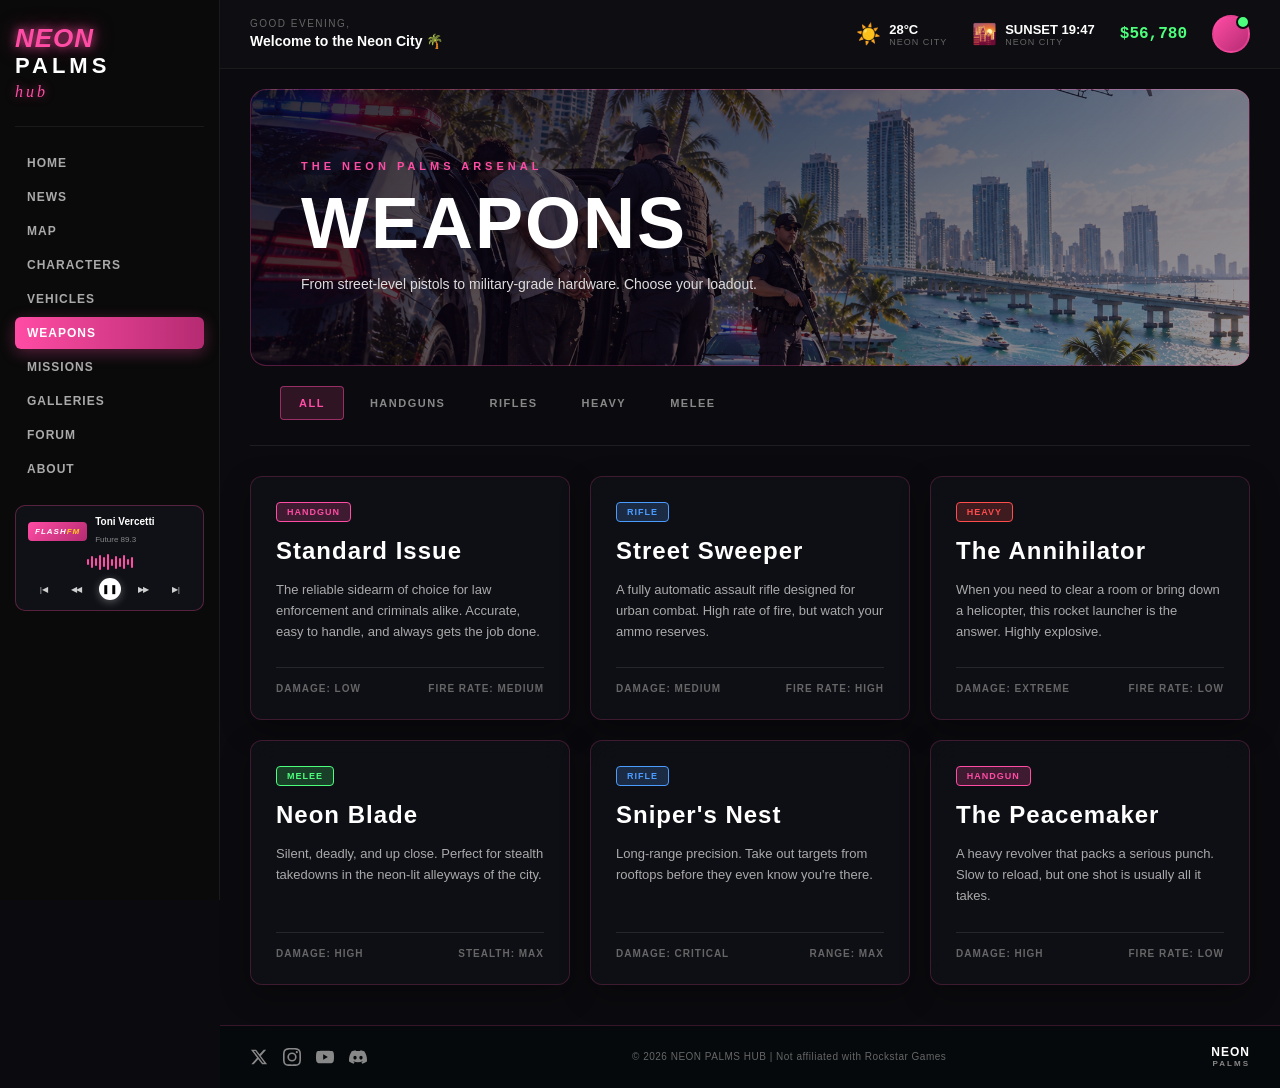
<file: weapons/weapons.html>
<!DOCTYPE html>
<html lang="en">
<head>
<meta charset="UTF-8">
<meta name="viewport" content="width=device-width, initial-scale=1.0">
<title>Neon Palms Hub — Weapons</title>
<link rel="stylesheet" href="../style.css?v=100">
<link rel="stylesheet" href="weapons.css?v=5">
</head>

<body>

<div class="app-layout">

  <!-- SIDEBAR -->
  <aside class="sidebar"> 
    <div class="sidebar-brand">
      <div class="brand-neon">NEON</div>
      <div class="brand-palms">PALMS</div>
      <div class="brand-hub">hub</div>
    </div>

    <nav class="sidebar-nav">
      <a href="../index.html">HOME</a>
      <a href="../news.html">NEWS</a>
      <a href="../map/map.html">MAP</a>
      <a href="../characters/characters.html">CHARACTERS</a>
      <a href="../vehicles/vehicles.html">VEHICLES</a>
      <a href="weapons.html" class="active">WEAPONS</a>
      <a href="#">MISSIONS</a>
      <a href="#">GALLERIES</a>
      <a href="#">FORUM</a>
      <a href="#">ABOUT</a>
    </nav>

    <div class="flash-fm">
      <div class="flash-fm-header">
        <div class="flash-fm-logo">FLASH<span>FM</span></div>
        <div class="flash-fm-info">
          <strong>Toni Vercetti</strong>
          <small>Future 89.3</small>
        </div>
      </div>
      <div class="flash-fm-wave">
        <span></span><span></span><span></span><span></span>
        <span></span><span></span><span></span><span></span>
        <span></span><span></span><span></span><span></span>
      </div>
      <div class="flash-fm-controls">
        <span>|◀</span>
        <span>◀◀</span>
        <span class="play">❚❚</span>
        <span>▶▶</span>
        <span>▶|</span>
      </div>
    </div>
  </aside>

  <!-- MAIN CONTENT -->
  <main class="main-content">

    <!-- TOP BAR -->
    <div class="topbar-info">
      <div class="greeting">
        <small>GOOD EVENING,</small>
        <span>Welcome to the Neon City 🌴</span>
      </div>
      <div class="info-items">
        <div class="info-item">
          <span class="icon">☀️</span>
          <div>
            <strong>28°C</strong>
            <small>NEON CITY</small>
          </div>
        </div>
        <div class="info-item">
          <span class="icon">🌇</span>
          <div>
            <strong>SUNSET 19:47</strong>
            <small>NEON CITY</small>
          </div>
        </div>
        <div class="info-item money">
          <strong>$56,780</strong>
        </div>
        <div class="avatar"></div>
      </div>
    </div>

    <!-- WEAPONS HERO -->
    <section class="weapons-hero">
      <small class="hero-tag">THE NEON PALMS ARSENAL</small>
      <h1>WEAPONS</h1>
      <p>From street-level pistols to military-grade hardware. Choose your loadout.</p>
    </section>

    <!-- FILTERS -->
    <div class="weapons-controls">
      <div class="weapons-filters">
        <button class="w-filter-btn active" data-filter="all">ALL</button>
        <button class="w-filter-btn" data-filter="handguns">HANDGUNS</button>
        <button class="w-filter-btn" data-filter="rifles">RIFLES</button>
        <button class="w-filter-btn" data-filter="heavy">HEAVY</button>
        <button class="w-filter-btn" data-filter="melee">MELEE</button>
      </div>
    </div>

    <!-- WEAPONS GRID -->
    <section class="weapons-grid-section">
      <div class="weapons-grid">

        <!-- WEAPON 1 -->
        <div class="weap-card" data-category="handguns">
          <div class="weap-tag handgun">HANDGUN</div>
          <h3>Standard Issue</h3>
          <p>The reliable sidearm of choice for law enforcement and criminals alike. Accurate, easy to handle, and always gets the job done.</p>
          <div class="weap-stats">
            <span>DAMAGE: LOW</span>
            <span>FIRE RATE: MEDIUM</span>
          </div>
        </div>

        <!-- WEAPON 2 -->
        <div class="weap-card" data-category="rifles">
          <div class="weap-tag rifle">RIFLE</div>
          <h3>Street Sweeper</h3>
          <p>A fully automatic assault rifle designed for urban combat. High rate of fire, but watch your ammo reserves.</p>
          <div class="weap-stats">
            <span>DAMAGE: MEDIUM</span>
            <span>FIRE RATE: HIGH</span>
          </div>
        </div>

        <!-- WEAPON 3 -->
        <div class="weap-card" data-category="heavy">
          <div class="weap-tag heavy">HEAVY</div>
          <h3>The Annihilator</h3>
          <p>When you need to clear a room or bring down a helicopter, this rocket launcher is the answer. Highly explosive.</p>
          <div class="weap-stats">
            <span>DAMAGE: EXTREME</span>
            <span>FIRE RATE: LOW</span>
          </div>
        </div>

        <!-- WEAPON 4 -->
        <div class="weap-card" data-category="melee">
          <div class="weap-tag melee">MELEE</div>
          <h3>Neon Blade</h3>
          <p>Silent, deadly, and up close. Perfect for stealth takedowns in the neon-lit alleyways of the city.</p>
          <div class="weap-stats">
            <span>DAMAGE: HIGH</span>
            <span>STEALTH: MAX</span>
          </div>
        </div>

        <!-- WEAPON 5 -->
        <div class="weap-card" data-category="rifles">
          <div class="weap-tag rifle">RIFLE</div>
          <h3>Sniper's Nest</h3>
          <p>Long-range precision. Take out targets from rooftops before they even know you're there.</p>
          <div class="weap-stats">
            <span>DAMAGE: CRITICAL</span>
            <span>RANGE: MAX</span>
          </div>
        </div>

        <!-- WEAPON 6 -->
        <div class="weap-card" data-category="handguns">
          <div class="weap-tag handgun">HANDGUN</div>
          <h3>The Peacemaker</h3>
          <p>A heavy revolver that packs a serious punch. Slow to reload, but one shot is usually all it takes.</p>
          <div class="weap-stats">
            <span>DAMAGE: HIGH</span>
            <span>FIRE RATE: LOW</span>
          </div>
        </div>

      </div>
    </section>

  </main>
</div>

<!-- FOOTER -->
<footer class="footer">
  <div class="footer-social">
    <a href="#" title="Twitter"><svg viewBox="0 0 24 24" width="18" height="18" fill="currentColor"><path d="M18.244 2.25h3.308l-7.227 8.26 8.502 11.24H16.17l-5.214-6.817L4.99 21.75H1.68l7.73-8.835L1.254 2.25H8.08l4.713 6.231zm-1.161 17.52h1.833L7.084 4.126H5.117z"/></svg></a>
    <a href="#" title="Instagram"><svg viewBox="0 0 24 24" width="18" height="18" fill="currentColor"><path d="M12 2.163c3.204 0 3.584.012 4.85.07 3.252.148 4.771 1.691 4.919 4.919.058 1.265.069 1.645.069 4.849 0 3.205-.012 3.584-.069 4.849-.149 3.225-1.664 4.771-4.919 4.919-1.266.058-1.644.07-4.85.07-3.204 0-3.584-.012-4.849-.07-3.26-.149-4.771-1.699-4.919-4.92-.058-1.265-.07-1.644-.07-4.849 0-3.204.013-3.583.07-4.849.149-3.227 1.664-4.771 4.919-4.919 1.266-.057 1.645-.069 4.849-.069zM12 0C8.741 0 8.333.014 7.053.072 2.695.272.273 2.69.073 7.052.014 8.333 0 8.741 0 12c0 3.259.014 3.668.072 4.948.2 4.358 2.618 6.78 6.98 6.98C8.333 23.986 8.741 24 12 24c3.259 0 3.668-.014 4.948-.072 4.354-.2 6.782-2.618 6.979-6.98.059-1.28.073-1.689.073-4.948 0-3.259-.014-3.667-.072-4.947-.196-4.354-2.617-6.78-6.979-6.98C15.668.014 15.259 0 12 0zm0 5.838a6.162 6.162 0 100 12.324 6.162 6.162 0 000-12.324zM12 16a4 4 0 110-8 4 4 0 010 8zm6.406-11.845a1.44 1.44 0 100 2.881 1.44 1.44 0 000-2.881z"/></svg></a>
    <a href="#" title="YouTube"><svg viewBox="0 0 24 24" width="18" height="18" fill="currentColor"><path d="M23.498 6.186a3.016 3.016 0 00-2.122-2.136C19.505 3.545 12 3.545 12 3.545s-7.505 0-9.377.505A3.017 3.017 0 00.502 6.186C0 8.07 0 12 0 12s0 3.93.502 5.814a3.016 3.016 0 002.122 2.136c1.871.505 9.376.505 9.376.505s7.505 0 9.377-.505a3.015 3.015 0 002.122-2.136C24 15.93 24 12 24 12s0-3.93-.502-5.814zM9.545 15.568V8.432L15.818 12l-6.273 3.568z"/></svg></a>
    <a href="#" title="Discord"><svg viewBox="0 0 24 24" width="18" height="18" fill="currentColor"><path d="M20.317 4.37a19.791 19.791 0 00-4.885-1.515.074.074 0 00-.079.037c-.21.375-.444.864-.608 1.25a18.27 18.27 0 00-5.487 0 12.64 12.64 0 00-.617-1.25.077.077 0 00-.079-.037A19.736 19.736 0 003.677 4.37a.07.07 0 00-.032.027C.533 9.046-.32 13.58.099 18.057a.082.082 0 00.031.057 19.9 19.9 0 005.993 3.03.078.078 0 00.084-.028 14.09 14.09 0 001.226-1.994.076.076 0 00-.041-.106 13.107 13.107 0 01-1.872-.892.077.077 0 01-.008-.128 10.2 10.2 0 00.372-.292.074.074 0 01.077-.01c3.928 1.793 8.18 1.793 12.062 0a.074.074 0 01.078.01c.12.098.246.198.373.292a.077.077 0 01-.006.127 12.299 12.299 0 01-1.873.892.077.077 0 00-.041.107c.36.698.772 1.362 1.225 1.993a.076.076 0 00.084.028 19.839 19.839 0 006.002-3.03.077.077 0 00.032-.054c.5-5.177-.838-9.674-3.549-13.66a.061.061 0 00-.031-.03zM8.02 15.33c-1.183 0-2.157-1.085-2.157-2.419 0-1.333.956-2.419 2.157-2.419 1.21 0 2.176 1.096 2.157 2.42 0 1.333-.956 2.418-2.157 2.418zm7.975 0c-1.183 0-2.157-1.085-2.157-2.419 0-1.333.955-2.419 2.157-2.419 1.21 0 2.176 1.096 2.157 2.42 0 1.333-.946 2.418-2.157 2.418z"/></svg></a>
  </div>
  <div class="footer-text">
    © 2026 NEON PALMS HUB | Not affiliated with Rockstar Games
  </div>
  <div class="footer-rockstar">
    <span>NEON</span>
    <small>PALMS</small>
  </div>
</footer>

<!-- FILTER SCRIPT -->
<script>
  const wFilterButtons = document.querySelectorAll('.w-filter-btn');
  const weapCards = document.querySelectorAll('.weap-card');

  wFilterButtons.forEach(button => {
    button.addEventListener('click', () => {
      wFilterButtons.forEach(btn => btn.classList.remove('active'));
      button.classList.add('active');

      const filterValue = button.dataset.filter;

      weapCards.forEach(card => {
        if (filterValue === 'all' || card.dataset.category === filterValue) {
          card.style.display = 'flex';
        } else {
          card.style.display = 'none';
        }
      });
    });
  });
</script>

</body>
</html>
</file>
<file: style.css>
* {
  margin: 0;
  padding: 0;
  box-sizing: border-box;
}

body {
  background: #0b0b0f;
  color: white;
  font-family: Arial, sans-serif;
}

/* HERO */
.hero {
  position: relative;
  min-height: 85vh;
  display: flex;
  flex-direction: column;
  justify-content: flex-start;
  align-items: flex-start;
  text-align: left;
  padding: 120px 60px 60px;
  background:
    linear-gradient(rgba(10, 5, 20, 0.25), rgba(10, 5, 20, 0.75)),
    url("989C5226-C486-4909-80CF-B9C34F54B497.png") center / cover no-repeat;
  background-size: cover;
  background-position: center;
}

.hero h1 {
  font-size: 52px;
  margin-bottom: 15px;
  max-width: 600px;
  line-height: 1;
  text-transform: uppercase;
  letter-spacing: 1px;
}

.hero p {
  font-size: 15px;
  max-width: 400px;
  color: #bbbbbb;
  margin-bottom: 30px;
  text-align: left;
}

/* HERO TAG (LIVE UPDATE) */
.hero-tag {
  display: block;
  color: #ff4ca4;
  font-size: 11px;
  font-weight: 900;
  letter-spacing: 3px;
  margin-bottom: 12px;
  text-transform: uppercase;
}

/* HERO BUTTON (EXPLORE THE MAP) */
.hero-btn {
  padding: 12px 28px;
  border: 2px solid #ff4ca4;
  border-radius: 8px;
  background: transparent;
  color: #ff4ca4;
  font-size: 12px;
  font-weight: 900;
  letter-spacing: 2px;
  cursor: pointer;
  transition: 0.3s;
  text-transform: uppercase;
}

.hero-btn:hover {
  background: #ff4ca4;
  color: #fff;
  box-shadow: 0 0 25px rgba(255, 76, 164, 0.6);
}

/* GLOBAL BUTTON */
button {
  padding: 18px 40px;
  border: none;
  border-radius: 12px;
  background: #ff4fd8;
  color: white;
  font-size: 20px;
  cursor: pointer;
  transition: .3s;
}

button:hover {
  background: #ff2cc4;
  transform: scale(1.05);
}

/* NEWS SECTION (legacy) */
.news {
  padding: 80px 60px;
  background: #11131a;
}

.news h2 {
  text-align: center;
  font-size: 42px;
  color: #ff4fd8;
  margin-bottom: 50px;
}

.news-grid {
  display: grid;
  grid-template-columns: repeat(auto-fit, minmax(280px, 1fr));
  gap: 30px;
}

.news-card {
  background: #151515;
  border: 1px solid #222;
  border-radius: 15px;
  overflow: hidden;
  transition: .3s;
}

.news-card:hover {
  transform: translateY(-10px);
  border-color: #ff4fd8;
}

.news-card img {
  width: 100%;
  height: 200px;
  object-fit: cover;
}

.news-card-content {
  padding: 25px;
}

.news-card h3 {
  font-size: 28px;
  margin-bottom: 15px;
  color: #ff4fd8;
}

.news-card p {
  color: #cccccc;
  line-height: 1.7;
  margin-bottom: 20px;
}

.read-more {
  color: #ff4fd8;
  text-decoration: none;
  font-weight: bold;
}

.read-more:hover {
  text-decoration: underline;
}

/* LAYOUT */
.app-layout {
  display: flex;
  min-height: 100vh;
}

.sidebar {
  width: 220px;
  background: #0a0a0a;
  border-right: 1px solid #1a1a1a;
  padding: 25px 15px;
  position: fixed;
  top: 0;
  left: 0;
  height: 100vh;
  overflow-y: auto;
  z-index: 10;
}

.main-content {
  margin-left: 220px;
  width: calc(100% - 220px);
  min-height: 100vh;
}

/* SIDEBAR BRAND */
.sidebar-brand {
  display: flex;
  flex-direction: column;
  gap: 2px;
  padding: 0 0 25px 0;
  border-bottom: 1px solid #1a1a1a;
  margin-bottom: 20px;
}

.brand-neon {
  color: #ff4ca4;
  font-size: 26px;
  font-weight: 900;
  font-style: italic;
  font-family: 'Arial Black', sans-serif;
  letter-spacing: 1px;
  line-height: 1;
  text-shadow:
    0 0 10px rgba(255, 76, 164, 0.8),
    0 0 20px rgba(255, 76, 164, 0.5);
}

.brand-palms {
  color: #fff;
  font-size: 22px;
  font-weight: 900;
  font-family: 'Arial Black', sans-serif;
  letter-spacing: 4px;
  line-height: 1;
  margin-top: 2px;
}

.brand-hub {
  color: #ff4ca4;
  font-size: 16px;
  font-weight: 400;
  font-style: italic;
  font-family: 'Brush Script MT', 'Lucida Handwriting', cursive;
  letter-spacing: 3px;
  margin-top: 4px;
  text-shadow: 0 0 10px rgba(255, 76, 164, 0.5);
}

/* SIDEBAR NAV */
.sidebar-nav {
  display: flex;
  flex-direction: column;
  gap: 2px;
  margin-bottom: 20px;
}

.sidebar-nav a {
  color: #aaa;
  text-decoration: none;
  font-size: 12px;
  font-weight: 700;
  padding: 9px 12px;
  border-radius: 6px;
  display: block;
  transition: 0.2s;
  letter-spacing: 1px;
}

.sidebar-nav a:hover {
  background: rgba(255, 76, 164, 0.08);
  color: #fff;
}

.sidebar-nav a.active {
  background: linear-gradient(90deg, #ff4ca4, #b52b72);
  color: #fff;
  box-shadow: 0 4px 15px rgba(255, 76, 164, 0.3);
}

/* FLASH FM */
.flash-fm {
  margin-top: 20px;
  background: rgba(17, 19, 26, 0.8);
  border: 1px solid rgba(255, 76, 164, 0.3);
  border-radius: 10px;
  padding: 10px 12px;
}

.flash-fm-header {
  display: flex;
  align-items: center;
  gap: 8px;
  margin-bottom: 8px;
}

.flash-fm-logo {
  background: linear-gradient(135deg, #ff4ca4, #b52b72);
  color: #fff;
  font-size: 8px;
  font-weight: 900;
  padding: 5px 7px;
  border-radius: 4px;
  letter-spacing: 1px;
  font-style: italic;
  white-space: nowrap;
}

.flash-fm-logo span { color: #ffd11a; }

.flash-fm-info strong {
  display: block;
  font-size: 10px;
  color: #fff;
  line-height: 1.2;
}

.flash-fm-info small {
  font-size: 8px;
  color: #888;
}

.flash-fm-wave {
  display: flex;
  align-items: center;
  justify-content: center;
  gap: 2px;
  height: 16px;
  margin-bottom: 8px;
}

.flash-fm-wave span {
  width: 2px;
  background: #ff4ca4;
  border-radius: 1px;
  animation: wave 1s infinite ease-in-out;
}

.flash-fm-wave span:nth-child(1) { height: 6px; animation-delay: 0.1s; }
.flash-fm-wave span:nth-child(2) { height: 12px; animation-delay: 0.2s; }
.flash-fm-wave span:nth-child(3) { height: 8px; animation-delay: 0.3s; }
.flash-fm-wave span:nth-child(4) { height: 15px; animation-delay: 0.4s; }
.flash-fm-wave span:nth-child(5) { height: 10px; animation-delay: 0.5s; }
.flash-fm-wave span:nth-child(6) { height: 16px; animation-delay: 0.6s; }
.flash-fm-wave span:nth-child(7) { height: 7px; animation-delay: 0.7s; }
.flash-fm-wave span:nth-child(8) { height: 13px; animation-delay: 0.8s; }
.flash-fm-wave span:nth-child(9) { height: 9px; animation-delay: 0.9s; }
.flash-fm-wave span:nth-child(10) { height: 14px; animation-delay: 1s; }
.flash-fm-wave span:nth-child(11) { height: 6px; animation-delay: 1.1s; }
.flash-fm-wave span:nth-child(12) { height: 11px; animation-delay: 1.2s; }

@keyframes wave {
  0%, 100% { transform: scaleY(1); }
  50% { transform: scaleY(1.6); }
}

.flash-fm-controls {
  display: flex;
  justify-content: space-between;
  align-items: center;
  color: #fff;
  font-size: 11px;
  padding: 0 4px;
}

.flash-fm-controls span {
  width: 22px;
  height: 22px;
  display: flex;
  align-items: center;
  justify-content: center;
  cursor: pointer;
  transition: 0.2s;
  opacity: 0.8;
  font-size: 8px;
  letter-spacing: -1px;
  font-family: monospace;
}

.flash-fm-controls .play {
  width: 22px;
  height: 22px;
  background: #fff;
  color: #000;
  border-radius: 50%;
  font-size: 9px;
  opacity: 1;
  letter-spacing: 0;
  box-shadow: 0 2px 8px rgba(255, 255, 255, 0.3);
}

/* TOP BAR INFO */
.topbar-info {
  display: flex;
  justify-content: space-between;
  align-items: center;
  padding: 15px 30px;
  background: #0d0d12;
  border-bottom: 1px solid #1a1a1a;
}

.greeting small {
  display: block;
  font-size: 10px;
  color: #666;
  letter-spacing: 1.5px;
  margin-bottom: 3px;
}

.greeting span {
  font-size: 14px;
  color: #fff;
  font-weight: 700;
}

.info-items {
  display: flex;
  align-items: center;
  gap: 25px;
}

.info-item {
  display: flex;
  align-items: center;
  gap: 8px;
}

.info-item .icon { font-size: 20px; }

.info-item strong {
  display: block;
  font-size: 13px;
  color: #fff;
}

.info-item small {
  display: block;
  font-size: 9px;
  color: #666;
  letter-spacing: 1px;
}

.info-item.money strong {
  color: #4cff7c;
  font-size: 16px;
  font-family: 'Courier New', monospace;
}

.avatar {
  width: 38px;
  height: 38px;
  border-radius: 50%;
  background: linear-gradient(135deg, #ff4ca4, #b52b72);
  border: 2px solid rgba(255, 76, 164, 0.5);
  position: relative;
}

.avatar::after {
  content: '';
  position: absolute;
  top: -2px;
  right: -2px;
  width: 10px;
  height: 10px;
  background: #4cff7c;
  border-radius: 50%;
  border: 2px solid #0d0d12;
}

/* CARDS SECTION */
.cards-section {
  padding: 20px 20px;
  margin-top: -180px;
  position: relative;
  z-index: 5;
  background: transparent;
}

.cards-grid {
  display: grid;
  grid-template-columns: repeat(3, 1fr);
  gap: 12px;
  min-width: 0;
}

.card {
  background: rgba(17, 19, 26, 0.45);
  backdrop-filter: blur(20px);
  -webkit-backdrop-filter: blur(20px);
  border: 1px solid rgba(255, 76, 164, 0.25);
  border-radius: 12px;
  overflow: hidden;
  transition: 0.3s;
  position: relative;
  box-shadow: 0 8px 30px rgba(0, 0, 0, 0.4);
}

.card:hover {
  transform: translateY(-5px);
  border-color: rgba(255, 76, 164, 0.6);
  box-shadow: 0 10px 30px rgba(255, 76, 164, 0.15);
}

.card-tag {
  display: block;
  padding: 15px 20px 10px;
  font-size: 10px;
  color: #ff4ca4;
  font-weight: 900;
  letter-spacing: 1.5px;
}

.card img {
  width: 100%;
  height: 100px;
  object-fit: cover;
  display: block;
}

.card-content {
  padding: 10px 12px 14px;
}

.card-content h3 {
  font-size: 13px;
  color: #fff;
  margin-bottom: 8px;
  line-height: 1.3;
}

.card-content p {
  font-size: 14px;
  color: #999;
  line-height: 1.5;
  margin-bottom: 15px;
}

.read-more {
  color: #ff4ca4;
  text-decoration: none;
  font-size: 11px;
  font-weight: 900;
  letter-spacing: 1px;
  transition: 0.2s;
}

.read-more:hover {
  color: #ff2cc4;
  letter-spacing: 1.5px;
}

/* CARDS AND PHONE LAYOUT */
.cards-and-phone {
  display: grid;
  grid-template-columns: 2fr 1fr;
  gap: 20px;
  align-items: start;
  padding: 0 20px;
}

/* PHONE MOCKUP */
.phone-mockup {
  display: flex;
  justify-content: center;
  align-items: flex-start;
  padding: 20px 0;
  margin-top: -120px;
  margin-right: 20px;
  position: relative;
  z-index: 10;
  transform: rotate(8deg);
  transition: transform 0.3s ease;
}

.phone-frame {
  width: 200px;
  height: 400px;
  background: #000;
  border-radius: 36px;
  padding: 8px;
  box-shadow: 
    0 15px 40px rgba(255, 76, 164, 0.35),
    0 0 30px rgba(255, 76, 164, 0.25);
  border: 1.5px solid rgba(192, 192, 192, 0.6);
  position: relative;
}

.phone-screen {
  width: 100%;
  height: 100%;
  background:
    linear-gradient(rgba(26, 10, 46, 0.4), rgba(181, 43, 114, 0.3)),
    url("Jason_and_Lucia_10.jpg") center / cover no-repeat;
  border-radius: 28px;
  padding: 25px 10px 10px;
  position: relative;
  overflow: hidden;
  display: flex;
  flex-direction: column;
}

.phone-notch {
  position: absolute;
  top: 6px;
  left: 50%;
  transform: translateX(-50%);
  width: 50px;
  height: 5px;
  background: #000;
  border-radius: 3px;
  z-index: 5;
}

.phone-time {
  position: absolute;
  top: 10px;
  right: 16px;
  font-size: 8px;
  color: #fff;
  opacity: 0.9;
  z-index: 5;
}

.phone-title {
  font-size: 14px;
  color: #fff;
  text-align: center;
  margin: 0 0 12px;
  font-weight: 700;
  position: relative;
  z-index: 4;
  text-shadow: 0 2px 6px rgba(0, 0, 0, 0.7);
}

.phone-pages {
  display: flex;
  overflow-x: auto;
  scroll-snap-type: x mandatory;
  -webkit-overflow-scrolling: touch;
  scrollbar-width: none;
  width: 100%;
  position: relative;
  z-index: 3;
}

.phone-pages::-webkit-scrollbar { display: none; }

.phone-page {
  flex: 0 0 100%;
  scroll-snap-align: start;
  display: grid;
  grid-template-columns: repeat(3, 1fr);
  grid-auto-rows: min-content;
  gap: 14px 6px;
  padding: 0 4px;
  box-sizing: border-box;
  align-content: start;
}

.phone-page.page-single {
  display: block;
  padding: 4px;
  position: relative;
  overflow: hidden;
}

.phone-apps {
  display: grid;
  grid-template-columns: repeat(3, 1fr);
  gap: 10px;
  width: 100%;
  position: relative;
  z-index: 3;
}

.phone-app {
  display: flex;
  flex-direction: column;
  align-items: center;
  gap: 4px;
}

.phone-app span {
  width: 34px;
  height: 34px;
  border-radius: 9px;
  display: flex;
  align-items: center;
  justify-content: center;
  font-size: 15px;
  box-shadow: 0 2px 6px rgba(0, 0, 0, 0.5);
}

.app-icon.news { background: linear-gradient(135deg, #ff4ca4, #b52b72); }
.app-icon.map { background: linear-gradient(135deg, #4cff7c, #1a7a3c); }
.app-icon.contacts { background: linear-gradient(135deg, #4c9cff, #1a4a7a); }
.app-icon.vehicles { background: linear-gradient(135deg, #ff9c4c, #b55a1a); }
.app-icon.weapons { background: linear-gradient(135deg, #ff4c4c, #7a1a1a); }
.app-icon.missions { background: linear-gradient(135deg, #ffd11a, #7a5a0a); }
.app-icon.gallery { background: linear-gradient(135deg, #a77cff, #4a1a7a); }
.app-icon.radio { background: linear-gradient(135deg, #4cd4ff, #1a5a7a); }
.app-icon.settings { background: linear-gradient(135deg, #888, #333); }

.phone-app small {
  font-size: 7px;
  color: #fff;
  opacity: 0.95;
  text-shadow: 0 1px 3px rgba(0, 0, 0, 0.8);
}

/* NEWS WIDGET */
.news-widget-card {
  width: 100%;
  height: 100%;
  background: rgba(10, 5, 20, 0.85);
  backdrop-filter: blur(15px);
  border: 1px solid rgba(255, 76, 164, 0.4);
  border-radius: 16px;
  padding: 12px;
  display: flex;
  flex-direction: column;
  justify-content: space-between;
  box-shadow: 0 8px 25px rgba(0, 0, 0, 0.5);
  pointer-events: none;
  user-select: none;
  position: relative;
}

.news-widget-header {
  display: flex;
  justify-content: space-between;
  align-items: center;
  padding-bottom: 8px;
  border-bottom: 1px solid rgba(255, 76, 164, 0.3);
}

.news-widget-header span {
  font-size: 9px;
  color: #ff4ca4;
  font-weight: 900;
  letter-spacing: 1px;
}

.news-widget-header small {
  font-size: 8px;
  color: #888;
}

.news-widget-main {
  flex: 1;
  display: flex;
  flex-direction: column;
  justify-content: center;
  padding: 8px 0;
}

.news-widget-main h4 {
  font-size: 11px;
  color: #fff;
  line-height: 1.3;
  margin-bottom: 6px;
}

.news-widget-main p {
  font-size: 8px;
  color: #aaa;
  line-height: 1.4;
}

.news-widget-footer {
  display: flex;
  justify-content: center;
  gap: 4px;
  padding-top: 6px;
}

.news-dot {
  width: 4px;
  height: 4px;
  border-radius: 50%;
  background: rgba(255, 255, 255, 0.3);
  cursor: pointer;
  transition: 0.3s;
  pointer-events: auto;
}

.news-dot.active {
  background: #ff4ca4;
  width: 10px;
  border-radius: 2px;
}

.phone-dots {
  position: absolute;
  bottom: 40px;
  left: 0;
  right: 0;
  display: flex;
  justify-content: center;
  gap: 5px;
  z-index: 3;
}

.phone-dots .dot {
  width: 5px;
  height: 5px;
  border-radius: 50%;
  background: rgba(255, 255, 255, 0.3);
  transition: 0.3s;
}

.phone-dots .dot.active {
  background: #fff;
  width: 14px;
  border-radius: 3px;
}

.phone-bottom {
  position: absolute;
  bottom: 12px;
  left: 0;
  right: 0;
  display: flex;
  justify-content: space-around;
  align-items: center;
  padding: 0 20px;
  z-index: 5;
}

.phone-bottom span {
  color: #fff;
  font-size: 14px;
  opacity: 0.7;
  cursor: pointer;
  transition: 0.2s;
}

.phone-bottom span.plus {
  font-size: 20px;
  font-weight: 300;
  color: #4cff7c;
  opacity: 1;
}

/* BOTTOM SECTION */
.bottom-section {
  display: grid;
  grid-template-columns: 1fr 1.4fr 1fr;
  gap: 15px;
  padding: 20px 30px 30px;
  align-items: stretch;
}

.upcoming-card {
  position: relative;
  overflow: hidden;
  background: linear-gradient(135deg, rgba(74, 20, 100, 0.95), rgba(181, 43, 114, 0.85));
  border: 1px solid rgba(255, 76, 164, 0.5);
  border-radius: 14px;
  padding: 18px;
  text-align: center;
  box-shadow: 0 10px 30px rgba(181, 43, 114, 0.3);
  display: flex;
  flex-direction: column;
  justify-content: center;
}

.upcoming-card::before {
  content: '';
  position: absolute;
  inset: 0;
  background: url("illustration-tourist-attraction-city.jpg") center / cover no-repeat;
  opacity: 0.25;
  z-index: 0;
}

.upcoming-card > * {
  position: relative;
  z-index: 1;
}

.upcoming-card small {
  display: block;
  color: #ff4ca4;
  font-size: 10px;
  font-weight: 900;
  letter-spacing: 2px;
  margin-bottom: 12px;
}

.upcoming-timer {
  display: flex;
  justify-content: center;
  gap: 15px;
  margin-bottom: 10px;
}

.timer-block {
  display: flex;
  flex-direction: column;
  align-items: center;
}

.timer-block strong {
  font-size: 26px;
  color: #fff;
  font-weight: 900;
  line-height: 1;
  text-shadow: 0 2px 10px rgba(255, 76, 164, 0.5);
}

.timer-block span {
  font-size: 8px;
  color: #ff4ca4;
  font-weight: 700;
  letter-spacing: 1px;
  margin-top: 6px;
}

.upcoming-card p {
  color: #fff;
  font-size: 10px;
  letter-spacing: 1.5px;
  margin-top: 12px;
  font-weight: 700;
}

.screenshots-card {
  background: rgba(17, 19, 26, 0.4);
  backdrop-filter: blur(15px);
  -webkit-backdrop-filter: blur(15px);
  border: 1px solid rgba(255, 76, 164, 0.25);
  border-radius: 14px;
  padding: 16px;
}

.screenshots-header {
  display: flex;
  justify-content: space-between;
  align-items: center;
  margin-bottom: 12px;
}

.screenshots-header small {
  color: #ff4ca4;
  font-size: 10px;
  font-weight: 900;
  letter-spacing: 1.5px;
}

.screenshots-header a {
  color: #aaa;
  font-size: 10px;
  text-decoration: none;
  font-weight: 700;
}

.screenshots-grid {
  display: grid;
  grid-template-columns: repeat(4, 1fr);
  gap: 8px;
}

.screenshots-grid img {
  width: 100%;
  height: 75px;
  object-fit: cover;
  border-radius: 8px;
  border: 1px solid rgba(255, 76, 164, 0.3);
}

.weather-card {
  background: rgba(17, 19, 26, 0.4);
  backdrop-filter: blur(15px);
  -webkit-backdrop-filter: blur(15px);
  border: 1px solid rgba(255, 76, 164, 0.25);
  border-radius: 14px;
  padding: 16px;
  display: flex;
  flex-direction: column;
}

.weather-card small {
  color: #ff4ca4;
  font-size: 10px;
  font-weight: 900;
  letter-spacing: 1.5px;
  display: block;
  margin-bottom: 10px;
}

.weather-main {
  display: flex;
  align-items: center;
  gap: 10px;
}

.weather-icon { font-size: 28px; }

.weather-main strong {
  font-size: 32px;
  color: #fff;
  font-weight: 900;
}

.weather-card p {
  font-size: 9px;
  color: #aaa;
  letter-spacing: 1px;
  margin: 6px 0 12px;
}

.weather-forecast {
  display: flex;
  flex-direction: column;
  gap: 6px;
}

.weather-forecast div {
  display: flex;
  justify-content: space-between;
  font-size: 10px;
  color: #ddd;
}

/* FOOTER */
.footer {
  display: flex;
  justify-content: space-between;
  align-items: center;
  padding: 20px 30px;
  border-top: 1px solid rgba(255, 76, 164, 0.2);
  background: rgba(5, 9, 13, 0.9);
  margin-left: 220px;
  width: calc(100% - 220px);
}

.footer-social {
  display: flex;
  gap: 15px;
}

.footer-social a {
  color: #888;
  text-decoration: none;
  transition: 0.2s;
  display: flex;
  align-items: center;
  justify-content: center;
}

.footer-social a:hover {
  color: #ff4ca4;
  transform: scale(1.15);
}

.footer-text {
  color: #666;
  font-size: 10px;
  letter-spacing: 0.5px;
}

.footer-rockstar {
  text-align: right;
  color: #fff;
  font-size: 12px;
  font-weight: 900;
  letter-spacing: 1px;
  line-height: 1;
}

.footer-rockstar small {
  display: block;
  font-size: 8px;
  color: #888;
  letter-spacing: 2px;
  margin-top: 2px;
}
</file>
<file: news.css>
/* NEWS HERO */
.news-hero {
  position: relative;
  margin: 20px 30px;
  padding: 60px 80px 60px 40px;
  background:
    linear-gradient(135deg, rgba(26, 10, 46, 0.65), rgba(181, 43, 114, 0.35)),
    url("17A5BE95-5D62-49C4-9C1F-EF8A42BD12D0.png") center / cover no-repeat;
  border: 1px solid rgba(255, 76, 164, 0.4);
  border-radius: 16px;
  overflow: hidden;
}

.news-hero-content {
  display: flex;
  justify-content: space-between;
  align-items: center;
  position: relative;
  z-index: 2;
}

.news-hero-text h1 {
  font-size: 56px;
  color: #fff;
  font-weight: 900;
  font-style: italic;
  letter-spacing: 2px;
  margin-bottom: 10px;
  text-shadow: 0 0 30px rgba(255, 76, 164, 0.6);
}

.news-hero-text small {
  display: block;
  color: #ff4ca4;
  font-size: 11px;
  font-weight: 900;
  letter-spacing: 3px;
  margin-bottom: 12px;
}

.news-hero-text p {
  color: #ddd;
  font-size: 13px;
  max-width: 450px;
  line-height: 1.5;
}

.news-hero-logo {
  text-align: right;
  margin-right: 0;
}

.brand-gta-mini {
  display: block;
  color: #fff;
  font-size: 14px;
  font-weight: 900;
  text-transform: lowercase;
  font-family: 'Arial Black', sans-serif;
  letter-spacing: -1px;
  line-height: 1;
  margin-bottom: 4px;
}

.brand-vi-big {
  display: block;
  font-size: 70px;
  font-weight: 900;
  font-style: italic;
  font-family: 'Arial Black', sans-serif;
  background: linear-gradient(135deg, #ff4ca4, #a77cff);
  -webkit-background-clip: text;
  -webkit-text-fill-color: transparent;
  background-clip: text;
  line-height: 0.9;
}

/* NEWS CONTROLS (FILTERS + SEARCH) */
.news-controls {
  display: flex;
  justify-content: space-between;
  align-items: center;
  padding: 0 30px 20px;
  gap: 15px;
}

.news-filters {
  display: flex;
  gap: 6px;
  flex-wrap: wrap;
}

.filter-btn {
  background: rgba(17, 19, 26, 0.6);
  border: 1px solid rgba(255, 76, 164, 0.25);
  color: #aaa;
  padding: 8px 16px;
  border-radius: 20px;
  font-size: 10px;
  font-weight: 900;
  letter-spacing: 1px;
  cursor: pointer;
  transition: 0.2s;
}

.filter-btn:hover {
  border-color: rgba(255, 76, 164, 0.6);
  color: #fff;
}

.filter-btn.active {
  background: linear-gradient(135deg, #ff4ca4, #b52b72);
  color: #fff;
  border-color: #ff4ca4;
}

.news-search {
  display: flex;
  align-items: center;
  gap: 8px;
  background: rgba(17, 19, 26, 0.6);
  border: 1px solid rgba(255, 76, 164, 0.25);
  border-radius: 20px;
  padding: 8px 16px;
  min-width: 220px;
}

.news-search input {
  background: none;
  border: 0;
  outline: 0;
  color: #fff;
  font-size: 11px;
  width: 100%;
}

.news-search input::placeholder {
  color: #666;
}

.news-search span {
  font-size: 12px;
  opacity: 0.6;
}

/* NEWS GRID */
.news-grid-section {
  padding: 0 30px 40px;
}

.news-grid-page {
  display: grid;
  grid-template-columns: repeat(3, 1fr);
  gap: 18px;
}

.news-card-page {
  background: rgba(17, 19, 26, 0.55);
  backdrop-filter: blur(15px);
  -webkit-backdrop-filter: blur(15px);
  border: 1px solid rgba(255, 76, 164, 0.2);
  border-radius: 12px;
  overflow: hidden;
  transition: 0.3s;
  cursor: pointer;
}

.news-card-page:hover {
  transform: translateY(-5px);
  border-color: rgba(255, 76, 164, 0.6);
  box-shadow: 0 10px 30px rgba(255, 76, 164, 0.2);
}

.news-card-img {
  position: relative;
  width: 100%;
  height: 160px;
  background-size: cover;
  background-position: center;
}

.news-tag {
  position: absolute;
  top: 10px;
  left: 10px;
  padding: 5px 12px;
  border-radius: 12px;
  font-size: 9px;
  font-weight: 900;
  letter-spacing: 1px;
  color: #fff;
}

.news-tag.official { background: linear-gradient(135deg, #ff4ca4, #b52b72); }
.news-tag.news { background: linear-gradient(135deg, #4c9cff, #1a4a7a); }
.news-tag.update { background: linear-gradient(135deg, #a77cff, #4a1a7a); }
.news-tag.rumor { background: linear-gradient(135deg, #ff4c4c, #7a1a1a); }
.news-tag.community { background: linear-gradient(135deg, #4cff7c, #1a7a3c); }
.news-tag.trailers { background: linear-gradient(135deg, #ffd11a, #7a5a0a); }

.news-card-content {
  padding: 15px 18px 18px;
}

.news-card-content h3 {
  color: #fff;
  font-size: 15px;
  line-height: 1.3;
  margin-bottom: 8px;
  font-weight: 900;
}

.news-card-content p {
  color: #999;
  font-size: 11px;
  line-height: 1.5;
  margin-bottom: 12px;
}

.news-card-meta {
  display: flex;
  justify-content: space-between;
  align-items: center;
  padding-top: 10px;
  border-top: 1px solid rgba(255, 255, 255, 0.08);
}

.news-card-meta span {
  color: #666;
  font-size: 9px;
}

.read-more {
  color: #ff4ca4;
  text-decoration: none;
  font-size: 10px;
  font-weight: 900;
  letter-spacing: 1px;
  transition: 0.2s;
}

.read-more:hover {
  color: #ff2cc4;
}

/* PAGINATION */
/* PAGINATION - CLEAN */
.news-pagination {
  display: flex;
  justify-content: center;
  align-items: center;
  gap: 10px;
  margin-top: 40px;
}

.page-num {
  background: rgba(17, 19, 26, 0.6) !important;
  border: 1px solid rgba(255, 76, 164, 0.3) !important;
  color: #aaa;
  width: 26px;
  height: 26px;
  border-radius: 50%;
  font-size: 10px;
  font-weight: 900;
  cursor: pointer;
  transition: 0.3s;
  display: flex;
  align-items: center;
  justify-content: center;
  padding: 0 !important;
  line-height: 1;
  -webkit-appearance: none;
  -webkit-tap-highlight-color: transparent;
  outline: none;
}

.page-num:hover,
.page-num:active,
.page-num:focus {
  background: rgba(17, 19, 26, 0.8) !important;
  border-color: #ff4ca4 !important;
  color: #fff;
  padding: 0 !important;
  transform: none !important;
  box-shadow: none !important;
}

.page-num.active {
  background: linear-gradient(135deg, #ff4ca4, #b52b72) !important;
  color: #fff;
  border-color: #ff4ca4 !important;
  box-shadow: 0 0 12px rgba(255, 76, 164, 0.6);
}

.page-num:hover {
  border-color: #ff4ca4;
  color: #fff;
}

.page-num.active {
  background: linear-gradient(135deg, #ff4ca4, #b52b72);
  color: #fff;
  border-color: #ff4ca4;
  box-shadow: 0 0 12px rgba(255, 76, 164, 0.6);
}

.page-arrow {
  background: transparent !important;
  border: 0 !important;
  padding: 0 !important;
  color: #888;
  width: 26px;
  height: 26px;
  font-size: 14px;
  cursor: pointer;
  transition: 0.3s;
  display: flex;
  align-items: center;
  justify-content: center;
  line-height: 1;
  font-family: Arial, sans-serif;
  border-radius: 0;
  -webkit-appearance: none;
  -webkit-tap-highlight-color: transparent;
  outline: none;
}

.page-arrow:hover,
.page-arrow:active,
.page-arrow:focus {
  background: transparent !important;
  color: #ff4ca4;
  padding: 0 !important;
  border: 0 !important;
  transform: none !important;
  box-shadow: none !important;
}

.page-arrow:disabled {
  opacity: 0.2;
  cursor: not-allowed;
}

.page-arrow:hover {
  color: #ff4ca4;
}

.page-arrow:disabled {
  opacity: 0.2;
  cursor: not-allowed;
}
</file>
<file: news-post.css>
/* BACK BUTTON */
.post-back {
  padding: 20px 40px 0;
}

.post-back a {
  color: #ff4ca4;
  text-decoration: none;
  font-size: 11px;
  font-weight: 900;
  letter-spacing: 1.5px;
  transition: 0.2s;
}

.post-back a:hover {
  color: #ff2cc4;
  letter-spacing: 2px;
}

/* ARTICLE */
.news-post {
  padding: 20px 40px 40px;
  max-width: 900px;
}

.post-tag {
  display: inline-block;
  padding: 6px 14px;
  border-radius: 14px;
  font-size: 10px;
  font-weight: 900;
  letter-spacing: 1px;
  color: #fff;
  margin-bottom: 20px;
}

.post-tag.official { background: linear-gradient(135deg, #ff4ca4, #b52b72); }
.post-tag.news { background: linear-gradient(135deg, #4c9cff, #1a4a7a); }
.post-tag.update { background: linear-gradient(135deg, #a77cff, #4a1a7a); }
.post-tag.rumor { background: linear-gradient(135deg, #ff4c4c, #7a1a1a); }
.post-tag.community { background: linear-gradient(135deg, #4cff7c, #1a7a3c); }
.post-tag.trailers { background: linear-gradient(135deg, #ffd11a, #7a5a0a); }

.news-post h1 {
  font-size: 38px;
  color: #fff;
  font-weight: 900;
  line-height: 1.2;
  margin-bottom: 20px;
}

.post-meta {
  display: flex;
  gap: 25px;
  padding-bottom: 20px;
  border-bottom: 1px solid rgba(255, 76, 164, 0.2);
  margin-bottom: 25px;
}

.post-meta span {
  color: #888;
  font-size: 11px;
}

.post-hero-img {
  width: 100%;
  height: 400px;
  background-size: cover;
  background-position: center;
  border-radius: 12px;
  border: 1px solid rgba(255, 76, 164, 0.3);
  margin-bottom: 30px;
}

.post-content {
  color: #ccc;
  font-size: 15px;
  line-height: 1.8;
}

.post-content p {
  margin-bottom: 20px;
}

.post-content h2 {
  color: #fff;
  font-size: 22px;
  font-weight: 900;
  margin: 30px 0 15px;
  padding-left: 15px;
  border-left: 3px solid #ff4ca4;
}

.post-content ul {
  margin: 20px 0 20px 30px;
}

.post-content li {
  margin-bottom: 10px;
  color: #ccc;
}

.post-content li::marker {
  color: #ff4ca4;
}

/* SHARE */
.post-share {
  display: flex;
  align-items: center;
  gap: 15px;
  padding: 25px 0;
  margin-top: 20px;
  border-top: 1px solid rgba(255, 76, 164, 0.2);
}

.post-share span {
  color: #888;
  font-size: 11px;
  font-weight: 900;
  letter-spacing: 1.5px;
}

.post-share a {
  color: #aaa;
  text-decoration: none;
  font-size: 18px;
  width: 36px;
  height: 36px;
  display: flex;
  align-items: center;
  justify-content: center;
  border: 1px solid rgba(255, 76, 164, 0.3);
  border-radius: 50%;
  transition: 0.2s;
}

.post-share a:hover {
  color: #ff4ca4;
  border-color: #ff4ca4;
  transform: scale(1.1);
}

/* RELATED NEWS */
.related-news {
  padding: 20px 40px 60px;
}

.related-news h2 {
  color: #ff4ca4;
  font-size: 16px;
  font-weight: 900;
  letter-spacing: 2px;
  margin-bottom: 20px;
}

.related-grid {
  display: grid;
  grid-template-columns: repeat(3, 1fr);
  gap: 18px;
}

.related-card {
  text-decoration: none;
  background: rgba(17, 19, 26, 0.55);
  backdrop-filter: blur(15px);
  -webkit-backdrop-filter: blur(15px);
  border: 1px solid rgba(255, 76, 164, 0.2);
  border-radius: 12px;
  overflow: hidden;
  transition: 0.3s;
}

.related-card:hover {
  transform: translateY(-5px);
  border-color: rgba(255, 76, 164, 0.6);
}

.related-img {
  width: 100%;
  height: 120px;
  background-size: cover;
  background-position: center;
}

.related-card h3 {
  color: #fff;
  font-size: 13px;
  padding: 15px 18px 20px;
  line-height: 1.3;
}

/* COMMENTS SECTION */
.comments-section {
  padding: 20px 40px 40px;
  max-width: 900px;
}

.comments-section h2 {
  color: #fff;
  font-size: 18px;
  font-weight: 900;
  letter-spacing: 2px;
  margin-bottom: 25px;
  padding-left: 15px;
  border-left: 3px solid #ff4ca4;
}

.comment-count {
  color: #ff4ca4;
  font-size: 14px;
}

/* COMMENT FORM */
.comment-form {
  display: flex;
  gap: 15px;
  margin-bottom: 30px;
  padding-bottom: 25px;
  border-bottom: 1px solid rgba(255, 76, 164, 0.2);
}

.comment-avatar {
  width: 42px;
  height: 42px;
  min-width: 42px;
  border-radius: 50%;
  background: linear-gradient(135deg, #ff4ca4, #b52b72);
  display: flex;
  align-items: center;
  justify-content: center;
  font-size: 18px;
}

.comment-input-area {
  flex: 1;
}

.comment-input-area textarea {
  width: 100%;
  background: rgba(17, 19, 26, 0.6);
  border: 1px solid rgba(255, 76, 164, 0.3);
  border-radius: 8px;
  padding: 12px 15px;
  color: #fff;
  font-family: Arial, sans-serif;
  font-size: 13px;
  resize: none;
  outline: none;
  transition: 0.2s;
  box-sizing: border-box;
}

.comment-input-area textarea:focus {
  border-color: #ff4ca4;
  box-shadow: 0 0 15px rgba(255, 76, 164, 0.2);
}

.comment-input-area textarea::placeholder {
  color: #666;
}

.comment-submit {
  background: linear-gradient(135deg, #ff4ca4, #b52b72);
  border: 0;
  color: #fff;
  padding: 10px 20px;
  border-radius: 6px;
  font-size: 10px;
  font-weight: 900;
  letter-spacing: 1.5px;
  cursor: pointer;
  margin-top: 10px;
  transition: 0.2s;
  -webkit-tap-highlight-color: transparent;
}

.comment-submit:hover {
  box-shadow: 0 0 20px rgba(255, 76, 164, 0.5);
  transform: translateY(-2px);
}

/* COMMENTS LIST */
.comments-list {
  display: flex;
  flex-direction: column;
  gap: 20px;
}

.comment {
  display: flex;
  gap: 15px;
  padding: 15px;
  background: rgba(17, 19, 26, 0.5);
  backdrop-filter: blur(10px);
  -webkit-backdrop-filter: blur(10px);
  border: 1px solid rgba(255, 76, 164, 0.15);
  border-radius: 10px;
  transition: 0.2s;
}

.comment:hover {
  border-color: rgba(255, 76, 164, 0.4);
}

.comment-body {
  flex: 1;
}

.comment-header {
  display: flex;
  align-items: center;
  gap: 12px;
  margin-bottom: 8px;
}

.comment-header strong {
  color: #ff4ca4;
  font-size: 13px;
  font-weight: 900;
}

.comment-header span {
  color: #666;
  font-size: 10px;
}

.comment-body p {
  color: #ccc;
  font-size: 13px;
  line-height: 1.6;
  margin-bottom: 10px;
}

.comment-actions {
  display: flex;
  gap: 20px;
}

.comment-actions span {
  color: #888;
  font-size: 10px;
  cursor: pointer;
  transition: 0.2s;
}

.comment-actions span:hover {
  color: #ff4ca4;
}
</file>
<file: characters/characters.css>
/* CHARACTERS HERO */
.characters-hero {
  position: relative;
  margin: 20px 30px;
  padding: 70px 50px;
  background:
    linear-gradient(135deg, rgba(10, 5, 20, 0.85), rgba(10, 5, 20, 0.4)),
    url("EC5A98E9-574E-467D-8FA4-1E6C218D04CE.png") center / cover no-repeat;
  border: 1px solid rgba(255, 76, 164, 0.3);
  border-radius: 16px;
  overflow: hidden;
  min-height: 250px;
  display: flex;
  flex-direction: column;
  justify-content: center;
}

.characters-hero .hero-tag {
  display: block;
  color: #ff4ca4;
  font-size: 11px;
  font-weight: 900;
  letter-spacing: 4px;
  margin-bottom: 15px;
  text-transform: uppercase;
}

.characters-hero h1 {
  font-size: 72px;
  color: #fff;
  font-weight: 900;
  letter-spacing: 2px;
  line-height: 1;
  margin-bottom: 15px;
}

.characters-hero p {
  color: #ddd;
  font-size: 14px;
  max-width: 500px;
  line-height: 1.5;
}

/* FILTERS */
.characters-controls {
  padding: 0 30px 25px;
  border-bottom: 1px solid rgba(255, 255, 255, 0.08);
  margin: 0 30px;
}

.characters-filters {
  display: flex;
  gap: 8px;
}

.c-filter-btn {
  background: transparent !important;
  border: 0 !important;
  color: #888;
  padding: 10px 18px !important;
  border-radius: 4px;
  font-size: 11px;
  font-weight: 900;
  letter-spacing: 1.5px;
  cursor: pointer;
  transition: 0.2s;
}

.c-filter-btn:hover {
  color: #fff;
}

.c-filter-btn.active {
  background: rgba(255, 76, 164, 0.15) !important;
  color: #ff4ca4 !important;
  border: 1px solid rgba(255, 76, 164, 0.5) !important;
}

/* CHARACTERS GRID */
.characters-grid-section {
  padding: 30px 30px 40px;
}

.characters-grid {
  display: grid;
  grid-template-columns: repeat(3, 1fr);
  gap: 20px;
}

/* FLOATING TEXT CARDS */
.char-card {
  background: rgba(17, 19, 26, 0.6);
  backdrop-filter: blur(15px);
  -webkit-backdrop-filter: blur(15px);
  border: 1px solid rgba(255, 76, 164, 0.2);
  border-radius: 12px;
  padding: 25px;
  transition: 0.3s;
  display: flex;
  flex-direction: column;
  gap: 15px;
  box-shadow: 0 10px 30px rgba(0, 0, 0, 0.3);
}

.char-card:hover {
  transform: translateY(-5px);
  border-color: rgba(255, 76, 164, 0.6);
  box-shadow: 0 15px 40px rgba(255, 76, 164, 0.15);
}

.char-tag {
  align-self: flex-start;
  padding: 4px 10px;
  border-radius: 4px;
  font-size: 9px;
  font-weight: 900;
  letter-spacing: 1px;
  text-transform: uppercase;
}

.char-tag.protagonist { background: rgba(255, 76, 164, 0.2); color: #ff4ca4; border: 1px solid #ff4ca4; }
.char-tag.supporting { background: rgba(76, 156, 255, 0.2); color: #4c9cff; border: 1px solid #4c9cff; }
.char-tag.antagonist { background: rgba(255, 76, 76, 0.2); color: #ff4c4c; border: 1px solid #ff4c4c; }

.char-card h3 {
  color: #fff;
  font-size: 24px;
  font-weight: 900;
  letter-spacing: 1px;
}

.char-card p {
  color: #aaa;
  font-size: 13px;
  line-height: 1.6;
  flex-grow: 1;
}

.char-stats {
  display: flex;
  justify-content: space-between;
  padding-top: 15px;
  border-top: 1px solid rgba(255, 255, 255, 0.1);
  margin-top: 10px;
}

.char-stats span {
  color: #666;
  font-size: 10px;
  font-weight: 900;
  letter-spacing: 1px;
}
</file>
<file: map/map.css>
* {
  box-sizing: border-box;
}
html,
body {
  margin: 0;
  height: 100%;
  background: #03070a;
  color: #fff;
  font-family: Arial, sans-serif;
  overflow: hidden;
  touch-action: manipulation;
}

/* HEADER */

.topbar {
  height: 78px;
  background: #05090d;
  display: flex;
  align-items: center;
  padding: 0 30px;
  border-bottom: 1px solid #253039;
  position: relative;
  z-index: 5;
}

.brand {
  width: 270px;
  color: white;
  text-decoration: none;
  font-size: 31px;
  font-weight: 900;
  font-style: italic;
}

.brand strong {
  color: #ff4ca4;
}

.brand i {
  display: block;
  color: #ff4ca4;
  font-size: 17px;
  margin-left: 102px;
  margin-top: -8px;
}

.topbar nav {
  display: flex;
  align-items: center;
  gap: 28px;
  flex: 1;
}

.topbar nav a {
  color: #aeb4b8;
  text-decoration: none;
  font-weight: 800;
  font-size: 12px;
}

.topbar nav a.active {
  color: #ff4ca4;
  border-bottom: 2px solid #ff4ca4;
  padding-bottom: 28px;
  padding-top: 30px;
}

.topbar nav span {
  height: 25px;
  border-left: 1px solid #536069;
}

.top-icons {
  font-size: 18px;
  color: #bbc2c5;
  white-space: nowrap;
}


/* MAIN LAYOUT */

.app {
  height: calc(100dvh - 78px);
  display: grid;
  grid-template-columns: 210px 1fr 285px;
}


/* LEFT PANEL */
.left {
  background: rgba(10, 18, 25, 0.6);
  backdrop-filter: blur(20px);
  -webkit-backdrop-filter: blur(20px);
  border-right: 1px solid rgba(255, 76, 164, 0.3);
  padding: 22px 18px;
  z-index: 3;
}

.left h2 {
  font-size: 14px;
  color: #ff4ca4;
  letter-spacing: 2px;
  margin: 0 0 17px;
}

.left label {
  display: flex;
  align-items: center;
  gap: 9px;
  color: #d5d9da;
  font-size: 12px;
  font-weight: 700;
  margin: 15px 0;
}

.left input {
  margin-left: auto;
  accent-color: #ff4ca4;
  width: 17px;
  height: 17px;
}

.pin {
  font-style: normal;
  font-size: 19px;
}

.green {
  color: #72e34f;
}

.yellow {
  color: #ffd11a;
}

.red {
  color: #ff424c;
}

.purple {
  color: #a77cff;
}

.blue {
  color: #4797ff;
}

.left hr {
  border: 0;
  border-top: 1px solid #273139;
  margin: 22px 0;
}

.left > p {
  font-size: 11px;
  color: #bbb;
  margin: 13px 0;
}

.legend-dot {
  display: inline-block;
  width: 10px;
  height: 10px;
  border-radius: 50%;
  margin-right: 8px;
}

.tip {
  margin-top: 40px;
  border: 1px solid #ff4ca4;
  border-radius: 7px;
  padding: 14px;
  color: #ff4ca4;
  font-size: 12px; 
  
}

.tip span {
  color: #bbb;
  line-height: 1.5;
}


/* MAP */

.map-area {
  position: relative;
  overflow: hidden;
  background: #06202a;
}

.viewport {
  position: absolute;
  inset: 0;
  overflow: hidden;
  cursor: grab;
  touch-action: none;
}

.viewport:active {
  cursor: grabbing;
}

.world {
  position: absolute;
  inset: 0;
  transform-origin: center;
  will-change: transform;
  backface-visibility: hidden;
  perspective: 1000px;
}
.world img {
  width: 100%;
  height: 100%;
  object-fit: cover;
  display: block;
}


/* SEARCH */

.search {
  position: absolute;
  z-index: 4;
  top: 25px;
  left: 50%;
  transform: translateX(-50%);
  width: 330px;
  height: 42px;
  border: 1px solid rgba(255, 76, 164, 0.4);
  background: rgba(7, 16, 22, 0.85);
  border-radius: 8px;
  display: flex;
  align-items: center;
  padding: 0 13px;
  gap: 10px;
  box-shadow: 0 4px 15px rgba(0, 0, 0, 0.5);
  backdrop-filter: blur(8px);
  -webkit-backdrop-filter: blur(8px);
}

.search input {
  flex: 1;
  background: none;
  border: 0;
  outline: 0;
  color: #fff;
}

.search b {
  color: #bbb;
}


/* MAP CONTROLS */

.zoom {
  position: absolute;
  z-index: 4;
  top: 160px;
  left: 29px;
  display: flex;
  flex-direction: column;
  box-shadow: 0 4px 15px rgba(0, 0, 0, 0.6);
}
.zoom button {
  width: 46px;
  height: 44px;
  background: rgba(7, 16, 22, 0.85);
  border: 1px solid rgba(255, 76, 164, 0.4);
  color: #fff;
  font-size: 25px;
  cursor: pointer;
  backdrop-filter: blur(4px);
}
/* MARKERS */

.marker {
  position: absolute;
  z-index: 3;
  width: 25px;
  height: 25px;
  border: 2px solid #fff;
  border-radius: 50%;
  transform: translate(-50%, -50%);
  cursor: pointer;
  font-size: 13px;
  font-weight: bold;
  animation: pulse 2s infinite;
  backface-visibility: hidden;
}

@keyframes pulse {
  0% {
    box-shadow: 0 0 0 0 rgba(255, 76, 164, 0.7);
  }
  70% {
    box-shadow: 0 0 0 15px rgba(255, 76, 164, 0);
  }
  100% {
    box-shadow: 0 0 0 0 rgba(255, 76, 164, 0);
  }
}
.marker:hover {
  transform: translate(-50%, -50%) scale(1.25);
}

.marker.green {
  background: #68dc4c;
  color: #06200a;
}

.marker.yellow {
  background: #ffd11a;
  color: #221900;
}

.marker.red {
  background: #ff424c;
  color: #250306;
}

.marker.purple {
  background: #a77cff;
  color: #160c2e;
}

.marker.blue {
  background: #4797ff;
  color: #07142d;
}

.marker.off {
  display: none;
}


/* MAP TITLE */

.map-title {
  position: absolute;
  z-index: 3;
  bottom: 95px;
  left: 50%;
  transform: translateX(-50%);
  text-align: center;
  text-shadow: 0 3px 10px #000;
}

.map-title b {
  display: block;
  font-size: 32px;
  color: #ff4ca4;
  text-shadow: 
    0 0 10px rgba(255, 76, 164, 0.8),
    0 0 20px rgba(255, 76, 164, 0.6),
    0 0 40px rgba(255, 76, 164, 0.4);
  letter-spacing: 2px;
}
.map-title small {
  font-size: 14px;
  letter-spacing: 3px;
}


/* BOTTOM BAR */

.bottom {
  position: absolute;
  z-index: 4;
  bottom: 0;
  left: 0;
  right: 0;
  height: 43px;
  background: rgba(5, 9, 13, 0.85);
  border-top: 1px solid rgba(255, 76, 164, 0.3);
  color: #999;
  font-size: 10px;
  display: flex;
  align-items: center;
  justify-content: center;
  gap: 9px;
  backdrop-filter: blur(8px);
  -webkit-backdrop-filter: blur(8px);
  box-shadow: 0 -4px 15px rgba(0, 0, 0, 0.5);
}

.bottom b {
  color: #ff4ca4;
}

kbd {
  background: #343b40;
  padding: 4px 6px;
  border-radius: 4px;
  color: #fff;
}


/* RIGHT INFO PANEL */

.right {
  background: rgba(10, 18, 25, 0.6);
  backdrop-filter: blur(20px);
  -webkit-backdrop-filter: blur(20px);
  border-left: 1px solid rgba(255, 76, 164, 0.3);
  padding: 18px 16px;
  position: relative;
  z-index: 4;
  overflow: auto;
}

.right #close {
  position: absolute;
  right: 14px;
  top: 10px;
  background: none;
  border: 0;
  color: #fff;
  font-size: 28px;
  cursor: pointer;
}

.right #photo {
  height: 130px;
  border-radius: 7px;
  margin: 22px 0 15px;
  background:
    linear-gradient(135deg, #221c43, #ff3f9e55),
    url("gta6-map.jpeg") center / cover;
}

.right small {
  color: #70df55;
  font-weight: 900;
  letter-spacing: 1px;
}

.right h1 {
  font-size: 25px;
  line-height: 1.05;
  margin: 9px 0 14px;
}

.right > p {
  color: #b6bdc0;
  font-size: 12px;
  line-height: 1.5;
}

.stats {
  border-top: 1px solid #29333a;
  margin-top: 17px;
}

.stats p {
  font-size: 11px;
  border-bottom: 1px solid #29333a;
  padding: 10px 0;
  color: #68dc4c;
}

.stats b {
  margin-left: 8px;
}

.stats span {
  float: right;
  color: #ddd;
}

.details {
  width: 100%;
  background: #ff4ca4;
  color: white;
  border: 0;
  border-radius: 5px;
  padding: 12px;
  font-weight: 900;
  margin-top: 17px;
}

.completion {
  margin-top: 70px;
  border: 1px solid #29333a;
  padding: 14px;
  border-radius: 7px;
  font-size: 10px;
  color: #ff4ca4;
}

.completion strong {
  float: right;
}

.completion div {
  height: 7px;
  background: #202a30;
  border-radius: 10px;
  margin-top: 10px;
}

.completion i {
  display: block;
  width: 27%;
  height: 100%;
  background: #ff4ca4;
  border-radius: 10px;
}


/* MOBILE */

@media (max-width: 900px) {

  .app {
    grid-template-columns: 1fr;
  }

  .left {
    display: none;
  }

  .right {
    position: absolute;
    right: 12px;
    top: 90px;
    width: 280px;
    height: auto;
    max-height: 70vh;
    transform: translateX(310px);
    transition: 0.25s;
  }

  .right.open {
    transform: translateX(0);
  }

  .topbar nav {
    display: none;
  }

  .brand {
    width: auto;
  }

  .top-icons {
    margin-left: auto;
  }

  .map-area {
    grid-column: 1;
  }

  .search {
    width: 250px;
  }

}
.details-modal {
  position: fixed;
  inset: 0;
  background: rgba(0,0,0,.75);
  display: none;
  align-items: center;
  justify-content: center;
  z-index: 999;
}

.details-modal.open {
  display: flex;
}

.details-box {
  position: relative;
  width: min(520px, 85%);
  padding: 32px;
  background: rgba(17, 17, 17, 0.85);
  border: 1px solid #b52b72;
  box-shadow: 0 0 40px rgba(181,43,114,.35);
}

.details-box small {
  color: #b52b72;
  letter-spacing: 2px;
}

.details-box h2 {
  margin: 12px 0;
  font-size: 32px;
}

.details-box p {
  color: #aaa;
  line-height: 1.6;
}

#detailsClose {
  position: absolute;
  top: 12px;
  right: 16px;
  background: none;
  border: 0;
  color: #fff;
  font-size: 28px;
  cursor: pointer;
}

#detailsPhoto {
  width: 90%;
  height: 260px;
  margin: 0 auto 20px;
  background: url('gta6-map.jpeg') center/contain no-repeat;
  border: 1px solid rgba(181,43,114,.5);
}
.reset-btn {
  width: 100%;
  background: transparent;
  color: #ff4ca4;
  border: 1px solid rgba(255, 76, 164, 0.5);
  border-radius: 5px;
  padding: 10px;
  font-weight: 900;
  font-size: 11px;
  letter-spacing: 1px;
  cursor: pointer;
  margin-top: 15px;
  transition: 0.2s;
}

.reset-btn:hover {
  background: rgba(255, 76, 164, 0.15);
  border-color: #ff4ca4;
}

.reset-btn:active {
  transform: scale(0.97);
}
/* ===== LIGHT THEME ===== */

body.light-theme {
  background: #f0f0f0;
  color: #111;
}

body.light-theme .topbar {
  background: #ffffff;
  border-bottom: 1px solid #ddd;
}

body.light-theme .brand {
  color: #111;
}

body.light-theme .topbar nav a {
  color: #555;
}

body.light-theme .topbar nav a.active {
  color: #ff4ca4;
}

body.light-theme .left,
body.light-theme .right {
  background: rgba(255, 255, 255, 0.85);
  color: #111;
  border-color: rgba(255, 76, 164, 0.3);
}

body.light-theme .left h2,
body.light-theme .right small {
  color: #ff4ca4;
}

body.light-theme .left label {
  color: #333;
}

body.light-theme .search {
  background: rgba(255, 255, 255, 0.9);
  color: #111;
}

body.light-theme .search input {
  color: #111;
}

body.light-theme .move-controls,
body.light-theme .zoom button {
  background: rgba(255, 255, 255, 0.9);
  color: #ff4ca4;
}

body.light-theme .bottom {
  background: rgba(255, 255, 255, 0.9);
  color: #555;
  border-top-color: rgba(255, 76, 164, 0.3);
}

body.light-theme .stats p {
  color: #68dc4c;
}

body.light-theme .stats span {
  color: #333;
}

body.light-theme .completion {
  color: #ff4ca4;
  border-color: #ddd;
}

body.light-theme .completion strong {
  color: #111;
}

body.light-theme .tip {
  color: #ff4ca4;
  border-color: #ff4ca4;
}

body.light-theme .tip span {
  color: #555;
}

body.light-theme .map-title small {
  color: #111;
}
/* ===== LIGHT THEME - TEXT COLORS ===== */

body.light-theme .right > p {
  color: #333;
}

body.light-theme .right #desc {
  color: #333;
}

body.light-theme .stats p {
  color: #2a7a1a;
}

body.light-theme .stats span {
  color: #222;
}

body.light-theme .stats b {
  color: #111;
}

body.light-theme .completion {
  color: #ff4ca4;
}

body.light-theme .completion strong {
  color: #111;
}

body.light-theme .left > p {
  color: #333;
}

body.light-theme .left label {
  color: #222;
}

body.light-theme .legend-dot {
  border: 1px solid rgba(0,0,0,0.15);
}

body.light-theme .tip span {
  color: #444;
}

body.light-theme .bottom {
  color: #444;
}

body.light-theme .bottom b {
  color: #d63384;
}

body.light-theme #title {
  color: #111;
}

body.light-theme #cat {
  color: #2a7a1a;
}

body.light-theme .search input::placeholder {
  color: #888;
}

body.light-theme .search {
  color: #111;
}
/* ===== LIGHT THEME - TEXT COLORS (FORCED) ===== */

body.light-theme .right > p,
body.light-theme #desc {
  color: #333 !important;
}

body.light-theme .stats span {
  color: #222 !important;
}

body.light-theme .stats b {
  color: #111 !important;
}

body.light-theme .left > p {
  color: #333 !important;
}

body.light-theme .left label {
  color: #222 !important;
}

body.light-theme .tip span {
  color: #444 !important;
}

body.light-theme .bottom {
  color: #444 !important;
}

body.light-theme #title {
  color: #111 !important;
}

body.light-theme .completion strong {
  color: #111 !important;
}
/* Pauziraj pulsiranje markera tokom drag-a */
body.dragging .marker {
  animation-play-state: paused;
}
</file>
<file: vehicles/vehicles.css>
/* VEHICLES HERO */
.vehicles-hero {
  position: relative; 
  margin: 20px 30px;
  padding: 70px 50px;
  background:
    linear-gradient(135deg, rgba(10, 5, 20, 0.75), rgba(10, 5, 20, 0.55)),
    url("F7D51F39-AEF1-436A-9AE2-F201EC66A4B1.png") center / cover no-repeat;
  border: 1px solid rgba(255, 76, 164, 0.3);
  border-radius: 16px;
  overflow: hidden;
  min-height: 220px;
  display: flex;
  flex-direction: column;
  justify-content: center;
}

.vehicles-hero .hero-tag {
  display: block;
  color: #ff4ca4;
  font-size: 11px;
  font-weight: 900;
  letter-spacing: 4px;
  margin-bottom: 15px;
  text-transform: uppercase;
}

.vehicles-hero h1 {
  font-size: 72px;
  color: #fff;
  font-weight: 900;
  letter-spacing: 2px;
  line-height: 1;
  margin-bottom: 15px;
  text-shadow: 0 4px 30px rgba(0, 0, 0, 0.8);
}

.vehicles-hero p {
  color: #ddd;
  font-size: 14px;
  max-width: 500px;
  line-height: 1.5;
}

/* FILTERS + SEARCH */
.vehicles-controls {
  display: flex;
  justify-content: space-between;
  align-items: center;
  padding: 0 30px 25px;
  gap: 15px;
  border-bottom: 1px solid rgba(255, 255, 255, 0.08);
  margin: 0 30px;
  padding-left: 0;
  padding-right: 0;
}

.vehicles-filters {
  display: flex;
  gap: 8px;
  flex-wrap: wrap;
}

.v-filter-btn {
  background: transparent !important;
  border: 0 !important;
  color: #888;
  padding: 10px 18px !important;
  border-radius: 4px;
  font-size: 11px;
  font-weight: 900;
  letter-spacing: 1.5px;
  cursor: pointer;
  transition: 0.2s;
  -webkit-tap-highlight-color: transparent;
  outline: none;
  text-transform: uppercase;
}

.v-filter-btn:hover {
  color: #fff;
}

.v-filter-btn.active {
  background: rgba(255, 76, 164, 0.15) !important;
  color: #ff4ca4 !important;
  border: 1px solid rgba(255, 76, 164, 0.5) !important;
}

.vehicles-search {
  display: flex;
  align-items: center;
  gap: 8px;
  background: transparent;
  border-bottom: 1px solid rgba(255, 255, 255, 0.2);
  padding: 6px 4px;
  min-width: 200px;
}

.vehicles-search input {
  background: none;
  border: 0;
  outline: 0;
  color: #fff;
  font-size: 12px;
  width: 100%;
  -webkit-appearance: none;
}

.vehicles-search input::placeholder {
  color: #666;
}

.vehicles-search span {
  font-size: 12px;
  opacity: 0.5;
}

/* VEHICLES GRID */
.vehicles-grid-section {
  padding: 30px 30px 20px;
}

.vehicles-grid {
  display: grid;
  grid-template-columns: repeat(3, 1fr);
  gap: 20px;
}

.vehicle-card {
  position: relative;
  display: flex;
  flex-direction: column;
  background: #0a0a0f;
  border: 1px solid rgba(255, 255, 255, 0.08);
  border-radius: 4px;
  overflow: hidden;
  text-decoration: none;
  transition: 0.3s;
  cursor: pointer;
}

.vehicle-card:hover {
  border-color: rgba(255, 76, 164, 0.5);
  transform: translateY(-3px);
}

.vehicle-img {
  width: 100%;
  height: 200px;
  background-size: cover;
  background-position: center;
  transition: transform 0.4s ease;
}

.vehicle-card:hover .vehicle-img {
  transform: scale(1.05);
}

.vehicle-info {
  padding: 18px 20px 20px;
  display: flex;
  flex-direction: column;
  gap: 6px;
}

.vehicle-info small {
  color: #888;
  font-size: 10px;
  font-weight: 900;
  letter-spacing: 2px;
  text-transform: uppercase;
}

.vehicle-info h3 {
  color: #fff;
  font-size: 20px;
  font-weight: 900;
  letter-spacing: 1px;
  text-transform: uppercase;
}

.vehicle-arrow {
  position: absolute;
  bottom: 22px;
  right: 22px;
  color: #ff4ca4;
  font-size: 22px;
  font-weight: 900;
  transition: 0.3s;
}

.vehicle-card:hover .vehicle-arrow {
  transform: translateX(5px);
}

/* VEHICLES FOOTER */
.vehicles-footer {
  display: flex;
  justify-content: space-between;
  align-items: center;
  padding: 30px 0 10px;
  margin-top: 30px;
  border-top: 1px solid rgba(255, 255, 255, 0.08);
}

.vehicles-footer small {
  color: #666;
  font-size: 11px;
  letter-spacing: 0.5px;
}

.vehicles-pagination {
  color: #888;
  font-size: 12px;
  font-weight: 900;
  letter-spacing: 2px;
}
/* VEHICLES PAGINATION */

.v-page-numbers {
  display: flex;
  gap: 8px;
  align-items: center;
  justify-content: center;
}

.vehicles-pagination-controls {
  display: flex;
  justify-content: center;
  align-items: center;
  gap: 10px;
  margin-top: 40px;
}


.v-page-num {
  background: rgba(17, 19, 26, 0.6) !important;
  border: 1px solid rgba(255, 76, 164, 0.3) !important;
  color: #aaa;
  width: 26px;
  height: 26px;
  border-radius: 50%;
  font-size: 10px;
  font-weight: 900;
  cursor: pointer;
  transition: 0.3s;
  display: flex;
  align-items: center;
  justify-content: center;
  padding: 0 !important;
  line-height: 1;
  -webkit-appearance: none;
  -webkit-tap-highlight-color: transparent;
  outline: none;
}

.v-page-num:hover,
.v-page-num:active,
.v-page-num:focus {
  background: rgba(17, 19, 26, 0.8) !important;
  border-color: #ff4ca4 !important;
  color: #fff;
  padding: 0 !important;
  transform: none !important;
  box-shadow: none !important;
}

.v-page-num.active {
  background: linear-gradient(135deg, #ff4ca4, #b52b72) !important;
  color: #fff;
  border-color: #ff4ca4 !important;
  box-shadow: 0 0 12px rgba(255, 76, 164, 0.6);
}

.v-page-arrow {
  background: transparent !important;
  border: 0 !important;
  padding: 0 !important;
  color: #888;
  width: 26px;
  height: 26px;
  font-size: 14px;
  cursor: pointer;
  transition: 0.3s;
  display: flex;
  align-items: center;
  justify-content: center;
  line-height: 1;
  font-family: Arial, sans-serif;
  border-radius: 0;
  -webkit-appearance: none;
  -webkit-tap-highlight-color: transparent;
  outline: none;
}

.v-page-arrow:hover,
.v-page-arrow:active,
.v-page-arrow:focus {
  background: transparent !important;
  color: #ff4ca4;
  padding: 0 !important;
  border: 0 !important;
  transform: none !important;
  box-shadow: none !important;
}

.v-page-arrow:disabled {
  opacity: 0.2;
  cursor: not-allowed;
}
</file>
<file: weapons/weapons.css>
/* WEAPONS HERO */
.weapons-hero {
  position: relative;
  margin: 20px 30px;
  padding: 70px 50px;
  background:
    linear-gradient(135deg, rgba(10, 5, 20, 0.85), rgba(10, 5, 20, 0.4)),
    url("E0915850-3487-4ED8-833C-CFBC0619F185.png") center / cover no-repeat;
  border: 1px solid rgba(255, 76, 164, 0.3);
  border-radius: 16px;
  overflow: hidden;
  min-height: 250px;
  display: flex;
  flex-direction: column;
  justify-content: center;
}

.weapons-hero .hero-tag {
  display: block;
  color: #ff4ca4;
  font-size: 11px;
  font-weight: 900;
  letter-spacing: 4px;
  margin-bottom: 15px;
  text-transform: uppercase;
}

.weapons-hero h1 {
  font-size: 72px;
  color: #fff;
  font-weight: 900;
  letter-spacing: 2px;
  line-height: 1;
  margin-bottom: 15px;
}

.weapons-hero p {
  color: #ddd;
  font-size: 14px;
  max-width: 500px;
  line-height: 1.5;
}

/* FILTERS */
.weapons-controls {
  padding: 0 30px 25px;
  border-bottom: 1px solid rgba(255, 255, 255, 0.08);
  margin: 0 30px;
}

.weapons-filters {
  display: flex;
  gap: 8px;
}

.w-filter-btn {
  background: transparent !important;
  border: 0 !important;
  color: #888;
  padding: 10px 18px !important;
  border-radius: 4px;
  font-size: 11px;
  font-weight: 900;
  letter-spacing: 1.5px;
  cursor: pointer;
  transition: 0.2s;
}

.w-filter-btn:hover {
  color: #fff;
}

.w-filter-btn.active {
  background: rgba(255, 76, 164, 0.15) !important;
  color: #ff4ca4 !important;
  border: 1px solid rgba(255, 76, 164, 0.5) !important;
}

/* WEAPONS GRID */
.weapons-grid-section {
  padding: 30px 30px 40px;
}

.weapons-grid {
  display: grid;
  grid-template-columns: repeat(3, 1fr);
  gap: 20px;
}

/* FLOATING TEXT CARDS */
.weap-card {
  background: rgba(17, 19, 26, 0.6);
  backdrop-filter: blur(15px);
  -webkit-backdrop-filter: blur(15px);
  border: 1px solid rgba(255, 76, 164, 0.2);
  border-radius: 12px;
  padding: 25px;
  transition: 0.3s;
  display: flex;
  flex-direction: column;
  gap: 15px;
  box-shadow: 0 10px 30px rgba(0, 0, 0, 0.3);
}

.weap-card:hover {
  transform: translateY(-5px);
  border-color: rgba(255, 76, 164, 0.6);
  box-shadow: 0 15px 40px rgba(255, 76, 164, 0.15);
}

.weap-tag {
  align-self: flex-start;
  padding: 4px 10px;
  border-radius: 4px;
  font-size: 9px;
  font-weight: 900;
  letter-spacing: 1px;
  text-transform: uppercase;
}

.weap-tag.handgun { background: rgba(255, 76, 164, 0.2); color: #ff4ca4; border: 1px solid #ff4ca4; }
.weap-tag.rifle { background: rgba(76, 156, 255, 0.2); color: #4c9cff; border: 1px solid #4c9cff; }
.weap-tag.heavy { background: rgba(255, 76, 76, 0.2); color: #ff4c4c; border: 1px solid #ff4c4c; }
.weap-tag.melee { background: rgba(76, 255, 124, 0.2); color: #4cff7c; border: 1px solid #4cff7c; }

.weap-card h3 {
  color: #fff;
  font-size: 24px;
  font-weight: 900;
  letter-spacing: 1px;
}

.weap-card p {
  color: #aaa;
  font-size: 13px;
  line-height: 1.6;
  flex-grow: 1;
}

.weap-stats {
  display: flex;
  justify-content: space-between;
  padding-top: 15px;
  border-top: 1px solid rgba(255, 255, 255, 0.1);
  margin-top: 10px;
}

.weap-stats span {
  color: #666;
  font-size: 10px;
  font-weight: 900;
  letter-spacing: 1px;
}
</file>
